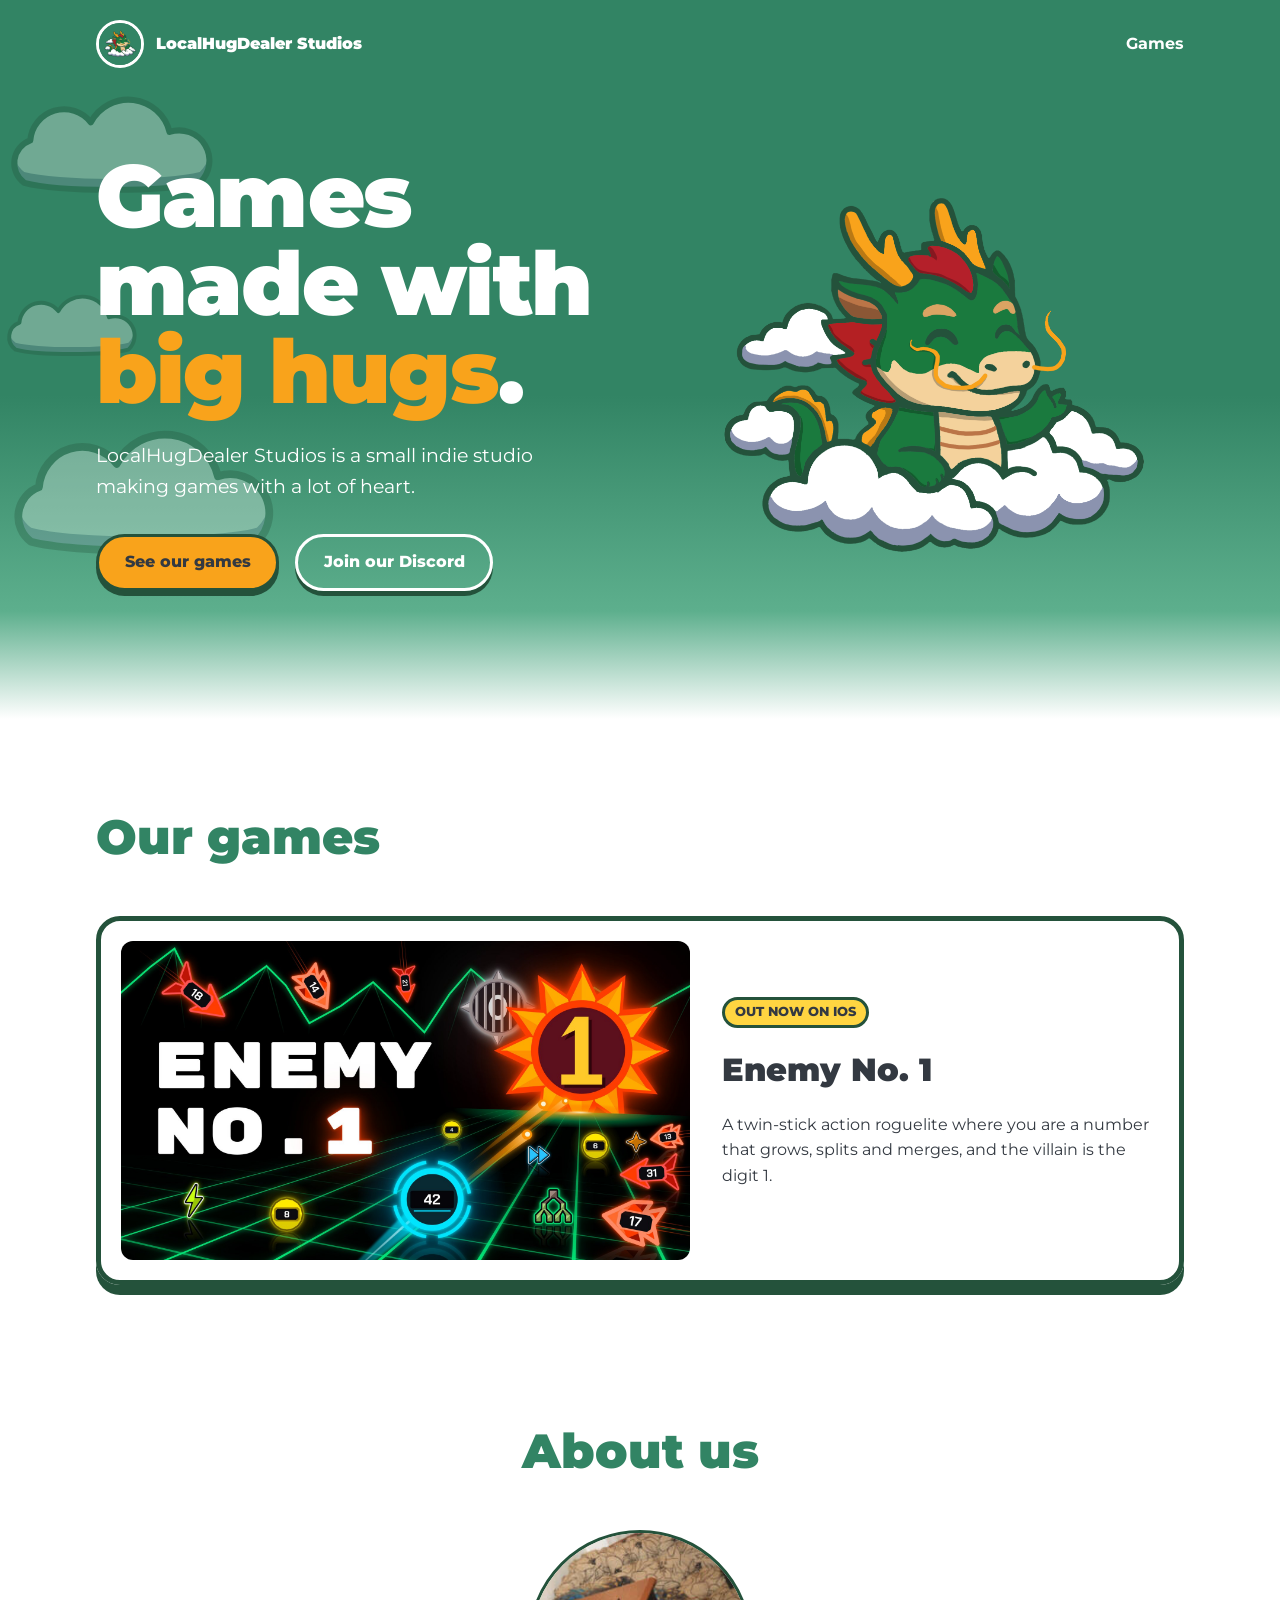
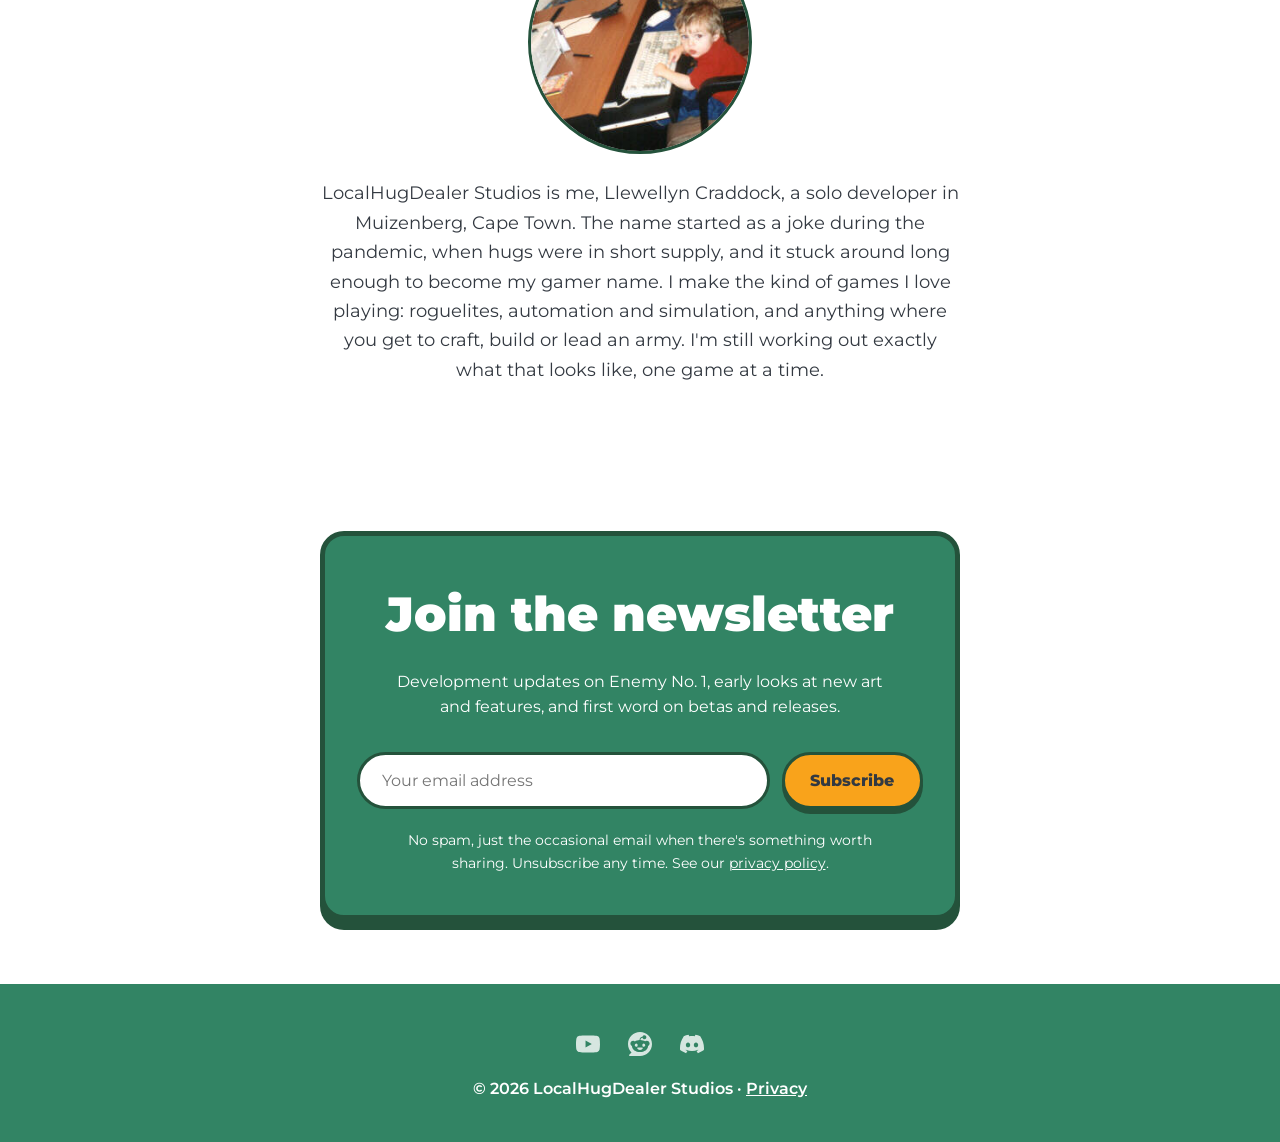
<file: index.html>
<!doctype html>
<html lang="en">
<head>
  <meta charset="utf-8">
  <meta name="viewport" content="width=device-width, initial-scale=1">
  <meta name="description" content="LocalHugDealer Studios is a small indie studio making games with a lot of heart.">
  <title>LocalHugDealer Studios</title>
  <!-- Link previewers need absolute URLs, so share tags use the custom domain from CNAME. -->
  <meta property="og:type" content="website">
  <meta property="og:site_name" content="LocalHugDealer Studios">
  <meta property="og:url" content="https://www.localhugdealer.com/">
  <meta property="og:title" content="LocalHugDealer Studios">
  <meta property="og:description" content="LocalHugDealer Studios is a small indie studio making games with a lot of heart.">
  <meta property="og:image" content="https://www.localhugdealer.com/assets/images/share-studio.jpg">
  <meta property="og:image:width" content="1200">
  <meta property="og:image:height" content="630">
  <meta property="og:image:alt" content="The LocalHugDealer dragon waving from a cloud beside the line Games made with big hugs">
  <meta name="twitter:card" content="summary_large_image">
  <meta name="twitter:image" content="https://www.localhugdealer.com/assets/images/share-studio.jpg">
  <link rel="icon" type="image/svg+xml" href="assets/images/logo/favicon.svg">
  <link rel="stylesheet" href="assets/css/base.css">
  <style>
    /* Variant D: C's nav, headline and game card on B's green hero, which fades into white. */
    body {
      overflow-x: hidden;
    }

    .hero {
      position: relative;
      background: linear-gradient(180deg, var(--green) 55%, var(--mint) 85%, var(--white) 100%);
      color: var(--white);
      padding-bottom: calc(5vw + 2rem);
    }

    /* Faint clouds drifting behind the hero content. */
    .sky {
      position: absolute;
      inset: 0;
      overflow: hidden;
    }

    .sky .cloud {
      left: 0;
      opacity: 0.3;
      animation: drift linear infinite;
    }

    nav,
    .hero-inner {
      position: relative;
      z-index: 1;
      max-width: 72rem;
      margin: 0 auto;
    }

    nav {
      display: flex;
      align-items: center;
      gap: 0.75rem;
      padding: 1.25rem 2rem;
      font-weight: 900;
    }

    nav img {
      width: 3rem;
      border: 3px solid var(--white);
      border-radius: 50%;
    }

    nav a {
      margin-left: auto;
      font-weight: 700;
      text-decoration: none;
    }

    nav a:hover {
      color: var(--cream);
    }

    .hero-inner {
      display: grid;
      grid-template-columns: 1.1fr 1fr;
      align-items: center;
      gap: 2rem;
      padding: 2rem 2rem 0;
    }

    .hero h1 {
      margin: 0 0 1.5rem;
      font-size: clamp(2.75rem, 7vw, 5.5rem);
      font-weight: 900;
      line-height: 1;
      letter-spacing: -0.02em;
    }

    .hero h1 em {
      font-style: normal;
      color: var(--amber);
    }

    .hero p {
      margin: 0 0 2rem;
      font-size: 1.2rem;
      max-width: 30rem;
    }

    .hero-actions {
      display: flex;
      flex-wrap: wrap;
      gap: 1rem;
    }

    .hero .btn {
      background: var(--amber);
      color: var(--ink);
    }

    /* Outlined so the amber button stays the main call to action. */
    .hero .btn-secondary {
      border-color: var(--white);
      background: transparent;
      color: var(--white);
    }

    .hero-logo {
      animation: bob 6s ease-in-out infinite;
    }

    section {
      max-width: 72rem;
      margin: 0 auto;
      padding: 4rem 2rem;
    }

    h2 {
      margin: 0 0 2.5rem;
      font-size: clamp(2rem, 5vw, 3rem);
      font-weight: 900;
      color: var(--green);
    }

    #games {
      padding-top: calc(5vw + 1rem);
    }

    .polaroid {
      display: grid;
      grid-template-columns: 1.3fr 1fr;
      gap: 2rem;
      align-items: center;
      padding: 1.25rem;
      color: var(--ink);
      border: 5px solid var(--green-deep);
      border-radius: 1.5rem;
      box-shadow: 0 10px 0 var(--green-deep);
      text-decoration: none;
      transition: transform 0.2s;
    }

    .polaroid:hover {
      transform: rotate(-1.5deg) translateY(-4px) scale(1.01);
    }

    .polaroid-art {
      width: 100%;
      aspect-ratio: 16 / 9;
      object-fit: cover;
      border-radius: 0.75rem;
      background: var(--ink);
    }

    .polaroid h3 {
      margin: 0 0 0.5rem;
      font-size: 2rem;
      font-weight: 900;
    }

    .tag {
      display: inline-block;
      margin-bottom: 1rem;
      padding: 0.2em 0.8em;
      border: 3px solid var(--green-deep);
      border-radius: 999px;
      background: var(--yellow);
      font-size: 0.8rem;
      font-weight: 800;
      text-transform: uppercase;
    }

    .about {
      max-width: 44rem;
      text-align: center;
      font-size: 1.15rem;
    }

    .about-hero {
      display: block;
      width: 14rem;
      aspect-ratio: 1;
      margin: 0 auto 1.5rem;
      object-fit: cover;
      object-position: 75% center;
      border: 3px solid var(--green-deep);
      border-radius: 50%;
    }

    .newsletter {
      max-width: 44rem;
    }

    .newsletter-card {
      padding: 2.5rem 2rem;
      text-align: center;
      color: var(--white);
      background: var(--green);
      border: 5px solid var(--green-deep);
      border-radius: 1.5rem;
      box-shadow: 0 10px 0 var(--green-deep);
    }

    .newsletter-card h2 {
      margin-bottom: 1rem;
      color: var(--white);
    }

    .newsletter-card > p {
      margin: 0 auto;
      max-width: 32rem;
    }

    /* A plain POST to Kit, so the page loads no third-party script or cookies. */
    .newsletter-form {
      display: flex;
      flex-wrap: wrap;
      justify-content: center;
      gap: 0.75rem;
      margin: 2rem 0 1.25rem;
    }

    .newsletter-form input {
      flex: 1 1 16rem;
      padding: 0.8em 1.4em;
      border: 3px solid var(--green-deep);
      border-radius: 999px;
      background: var(--white);
      color: var(--ink);
      font: inherit;
    }

    .newsletter-form input:focus {
      outline: 3px solid var(--yellow);
      outline-offset: 2px;
    }

    .newsletter-card .btn {
      background: var(--amber);
      color: var(--ink);
      font: inherit;
      font-weight: 800;
      cursor: pointer;
    }

    .newsletter-card .newsletter-note {
      font-size: 0.9rem;
    }

    /* Kit redirects to #check-inbox after a signup and to #subscribed after the
       confirmation link, so :target shows the matching popup without any script. */
    .popup {
      position: fixed;
      inset: 0;
      z-index: 10;
      display: none;
      place-items: center;
      padding: 1.5rem;
      background: color-mix(in srgb, var(--ink) 70%, transparent);
    }

    .popup:target {
      display: grid;
    }

    .popup .newsletter-card {
      max-width: 30rem;
    }

    .popup .btn {
      margin-top: 1.5rem;
    }

    footer {
      background: var(--green);
      color: var(--white);
      text-align: center;
      padding: 2.5rem 1.5rem;
      font-weight: 600;
    }

    footer p {
      margin: 0.75rem 0 0;
    }

    @media (max-width: 760px) {
      .hero-inner,
      .polaroid { grid-template-columns: 1fr; }
      .hero-inner { text-align: center; }
      .hero p { margin-inline: auto; }
    }
  </style>
</head>
<body>
  <header class="hero">
    <div class="sky" aria-hidden="true">
      <img class="cloud" src="assets/images/cloud.svg" alt="" style="top: 12%; width: 14rem; animation-duration: 80s; animation-delay: -15s">
      <img class="cloud" src="assets/images/cloud.svg" alt="" style="top: 40%; width: 9rem; animation-duration: 60s; animation-delay: -45s">
      <img class="cloud" src="assets/images/cloud.svg" alt="" style="top: 58%; width: 18rem; animation-duration: 100s; animation-delay: -70s">
    </div>

    <nav>
      <img src="assets/images/logo/Logo%20Green.png" alt="">
      LocalHugDealer Studios
      <a href="#games">Games</a>
    </nav>

    <div class="hero-inner">
      <div>
        <h1>Games made with <em>big hugs</em>.</h1>
        <p>LocalHugDealer Studios is a small indie studio making games with a lot of heart.</p>
        <div class="hero-actions">
          <a class="btn" href="#games">See our games</a>
          <a class="btn btn-secondary" href="https://discord.gg/bnQ6pyDz5p">Join our Discord</a>
        </div>
      </div>
      <img class="hero-logo" src="assets/images/logo/logo.png" alt="The LocalHugDealer dragon waving from a cloud">
    </div>

  </header>

  <main>
    <section id="games">
      <h2>Our games</h2>
      <a class="polaroid" href="games/enemy-no-1/index.html">
        <img class="polaroid-art" src="games/enemy-no-1/images/banner.jpg" alt="Enemy No. 1 banner: the title beside the burning Numero Uno starburst">
        <div>
          <span class="tag">Out now on iOS</span>
          <h3>Enemy No. 1</h3>
          <p>A twin-stick action roguelite where you are a number that grows, splits and merges, and the villain is the digit 1.</p>
        </div>
      </a>
    </section>

    <section class="about">
      <h2>About us</h2>
      <img class="about-hero" src="assets/images/about-hero.jpg" alt="A young Llewellyn at the family computer">
      <p>LocalHugDealer Studios is me, Llewellyn Craddock, a solo developer in Muizenberg, Cape Town. The name started as a joke during the pandemic, when hugs were in short supply, and it stuck around long enough to become my gamer name. I make the kind of games I love playing: roguelites, automation and simulation, and anything where you get to craft, build or lead an army. I'm still working out exactly what that looks like, one game at a time.</p>
    </section>

    <section class="newsletter" id="newsletter">
      <div class="newsletter-card">
        <h2>Join the newsletter</h2>
        <p>Development updates on Enemy No. 1, early looks at new art and features, and first word on betas and releases.</p>
        <form class="newsletter-form" action="https://app.kit.com/forms/10185136/subscriptions" method="post">
          <input type="email" name="email_address" placeholder="Your email address" aria-label="Your email address" autocomplete="email" required>
          <button class="btn" type="submit">Subscribe</button>
        </form>
        <p class="newsletter-note">No spam, just the occasional email when there's something worth sharing. Unsubscribe any time. See our <a href="privacy.html">privacy policy</a>.</p>
      </div>
    </section>
  </main>

  <footer>
    <ul class="socials">
      <li><a href="https://www.youtube.com/@LocalHugDealerStudios" aria-label="LocalHugDealer Studios on YouTube"><img src="assets/images/socials/youtube.svg" alt=""></a></li>
      <li><a href="https://www.reddit.com/r/LocalHugDealerStudios/" aria-label="LocalHugDealer Studios on Reddit"><img src="assets/images/socials/reddit.svg" alt=""></a></li>
      <li><a href="https://discord.gg/RxhEaucand" aria-label="LocalHugDealer Studios on Discord"><img src="assets/images/socials/discord.svg" alt=""></a></li>
    </ul>
    <p>&copy; 2026 LocalHugDealer Studios &middot; <a href="privacy.html">Privacy</a></p>
  </footer>

  <div class="popup" id="check-inbox" role="dialog" aria-labelledby="check-inbox-title">
    <div class="newsletter-card">
      <h2 id="check-inbox-title">Check your inbox</h2>
      <p>Almost there. I've sent you an email with a button to confirm your subscription. If it hasn't arrived in a few minutes, have a look in your spam folder.</p>
      <a class="btn" href="#newsletter">Got it</a>
    </div>
  </div>

  <div class="popup" id="subscribed" role="dialog" aria-labelledby="subscribed-title">
    <div class="newsletter-card">
      <h2 id="subscribed-title">You're subscribed</h2>
      <p>Thanks for confirming. You'll hear from me when there's news on Enemy No. 1, early looks at new art and features, and first word on betas and releases.</p>
      <a class="btn" href="#games">See our games</a>
    </div>
  </div>
</body>
</html>
</file>
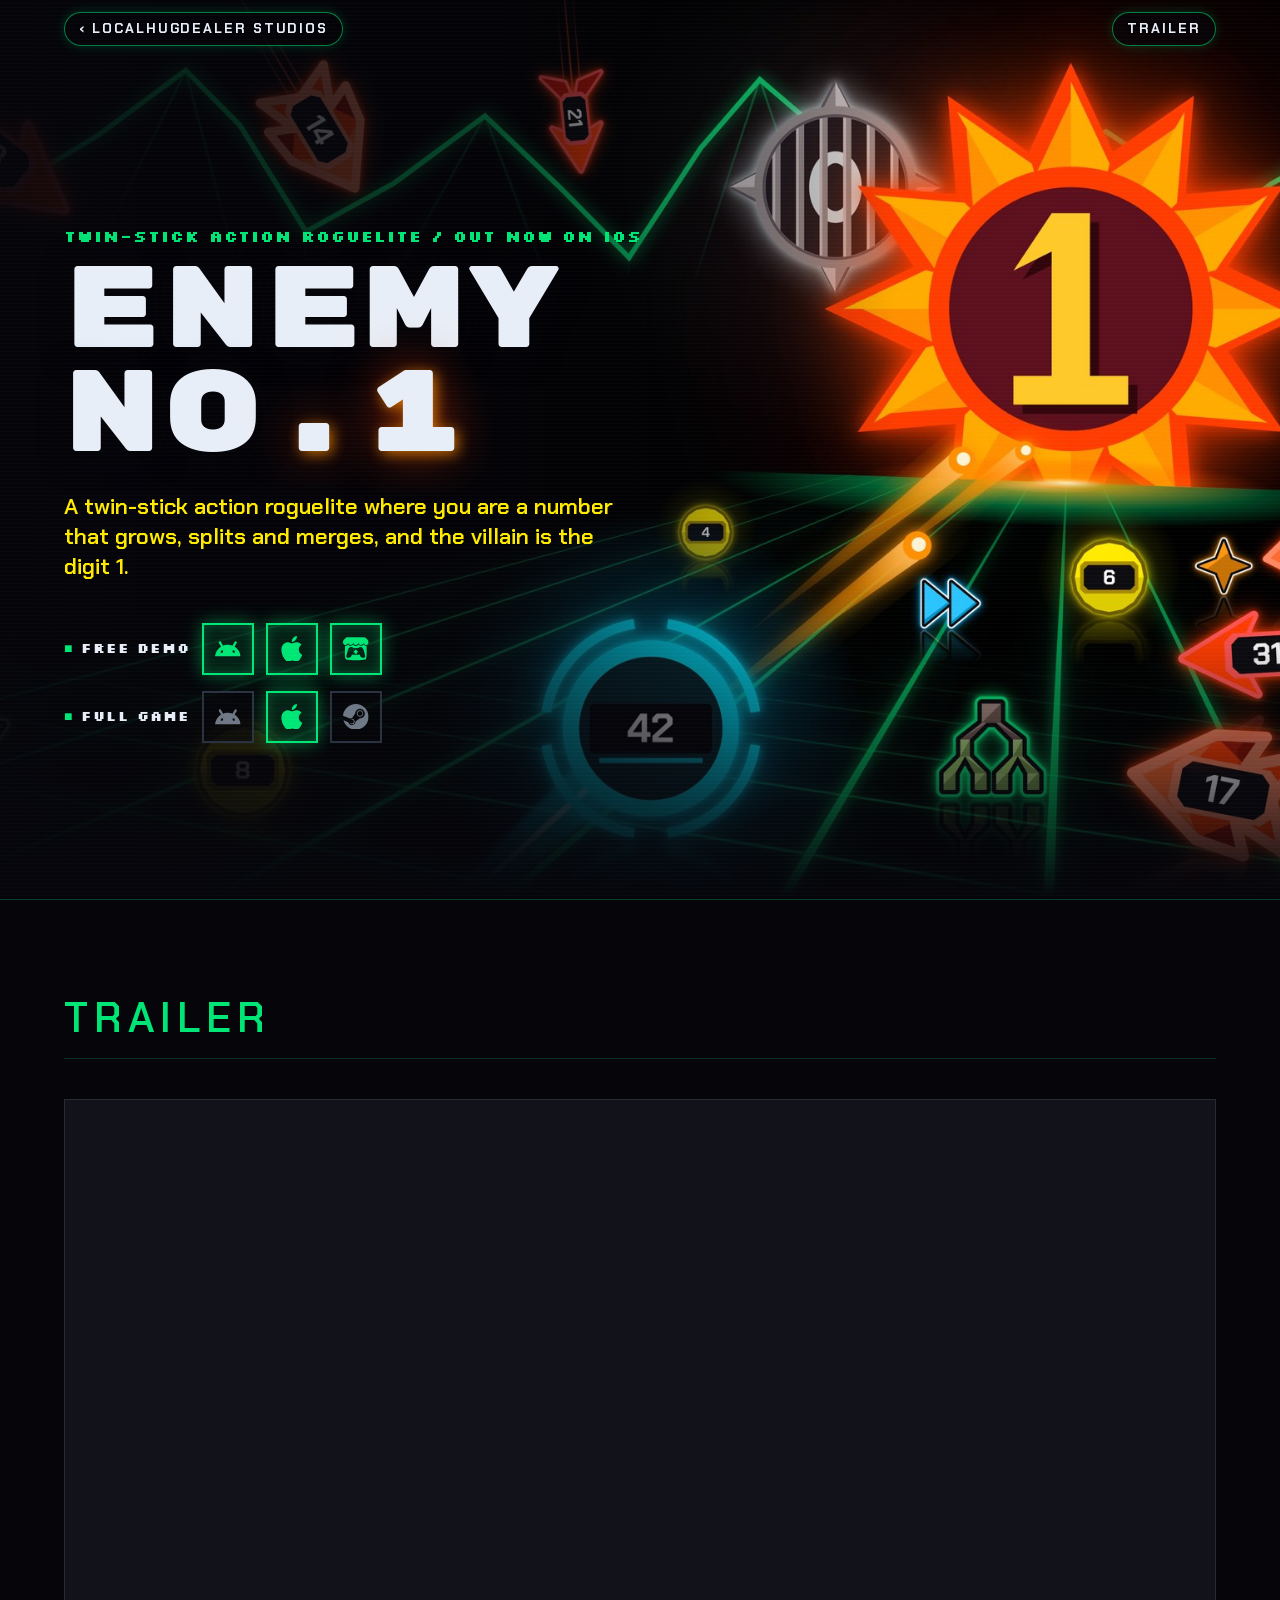
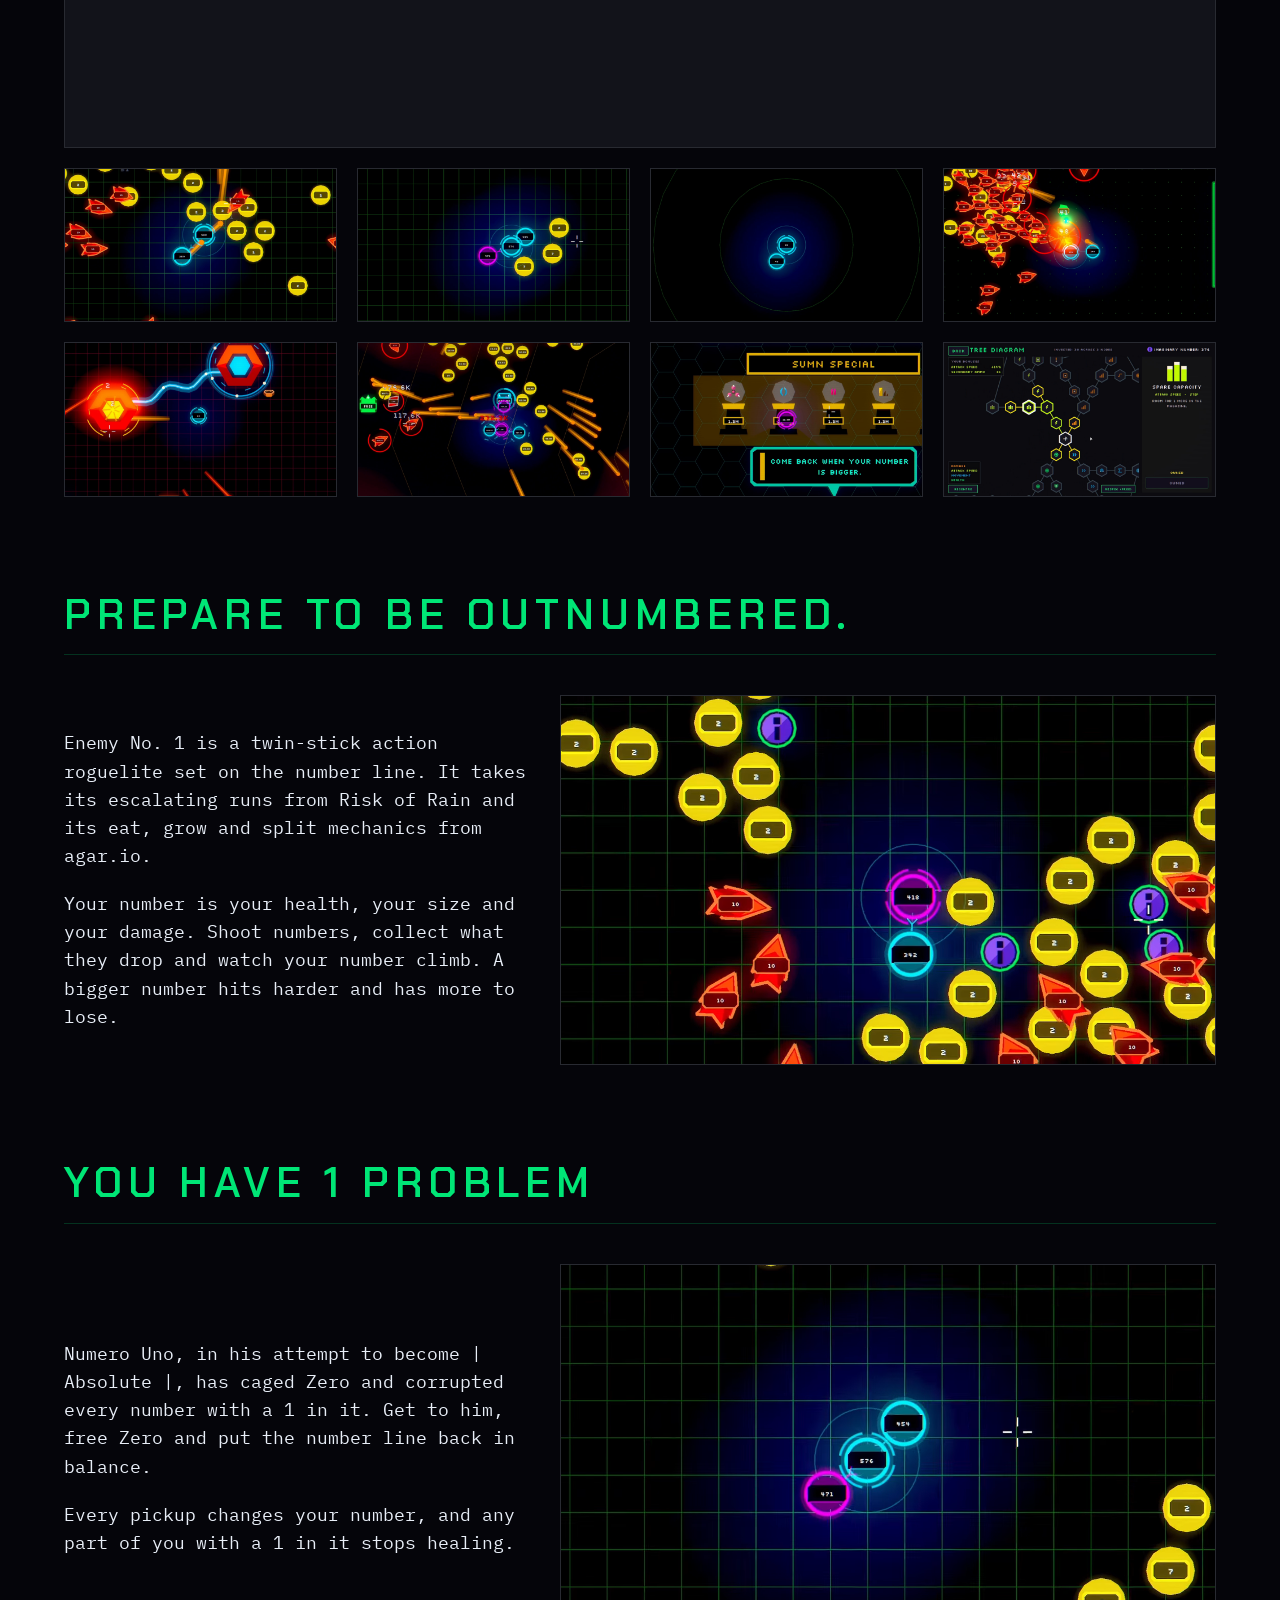
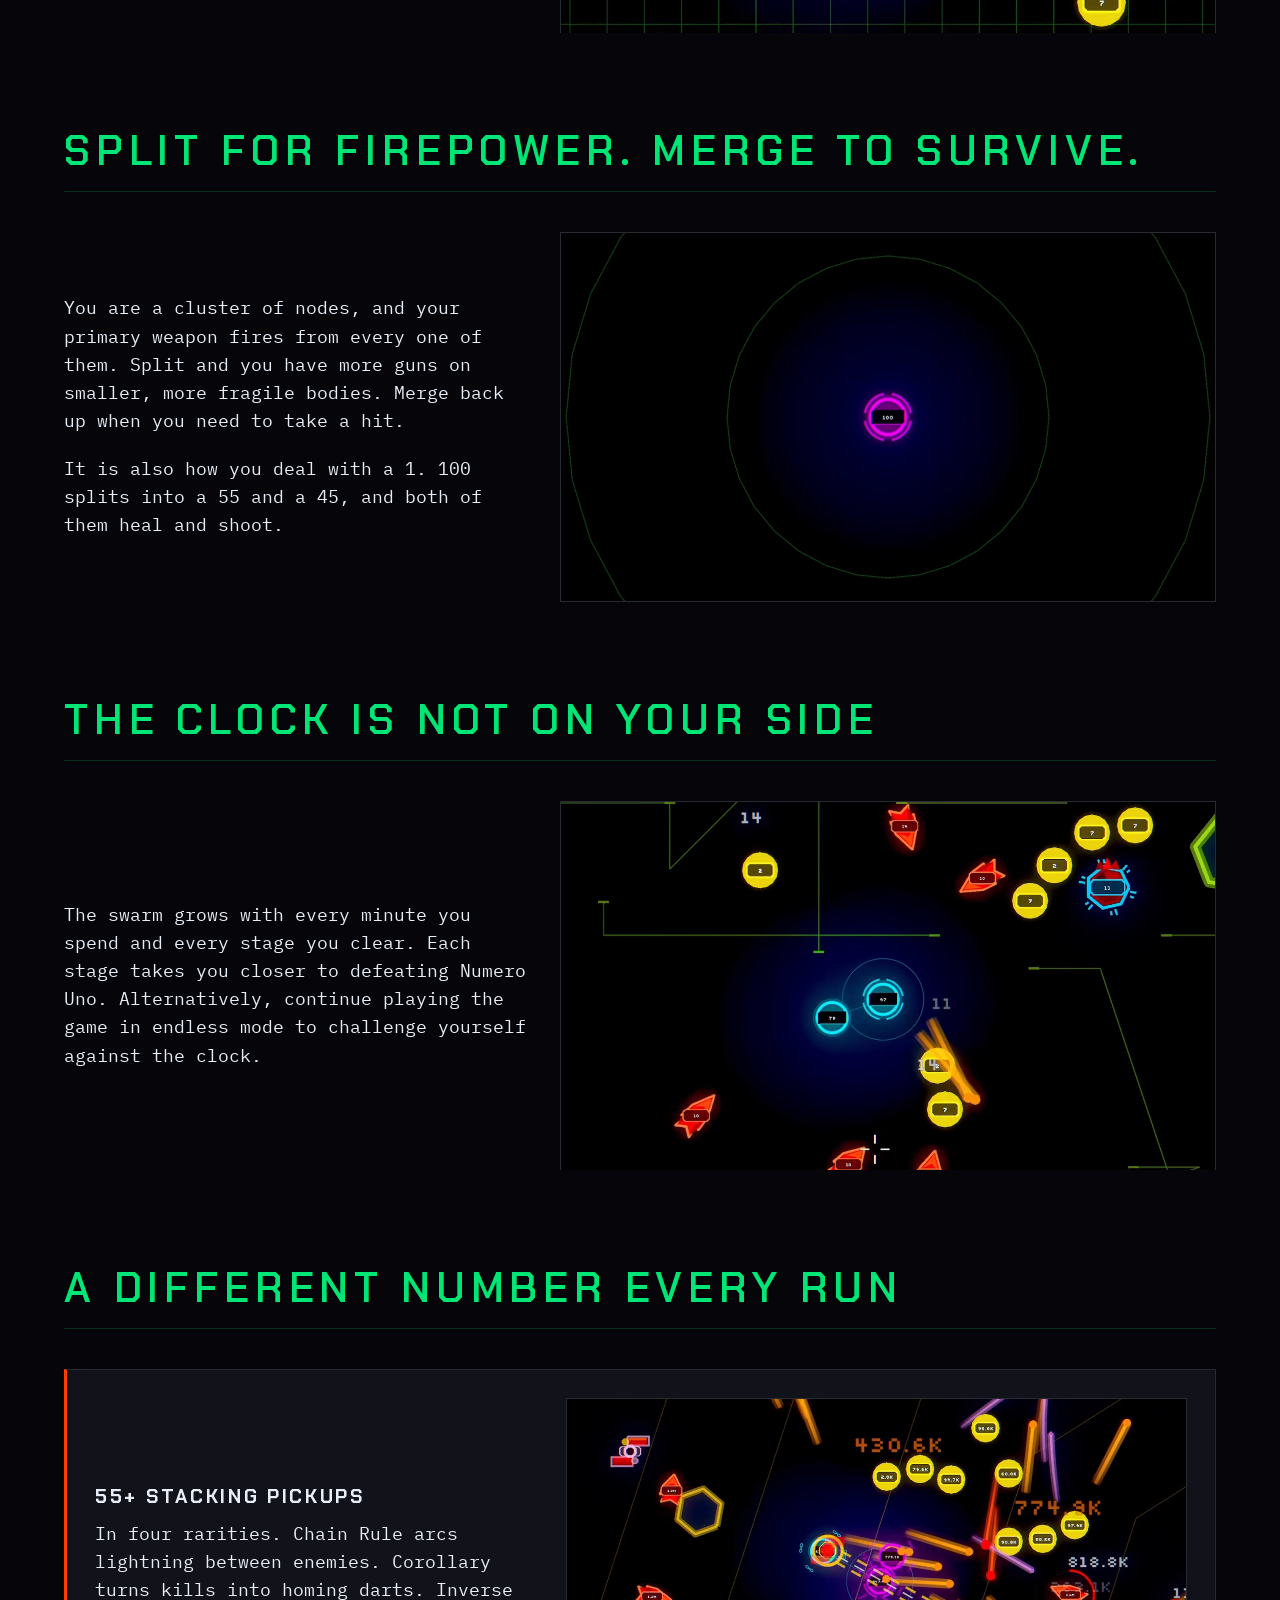
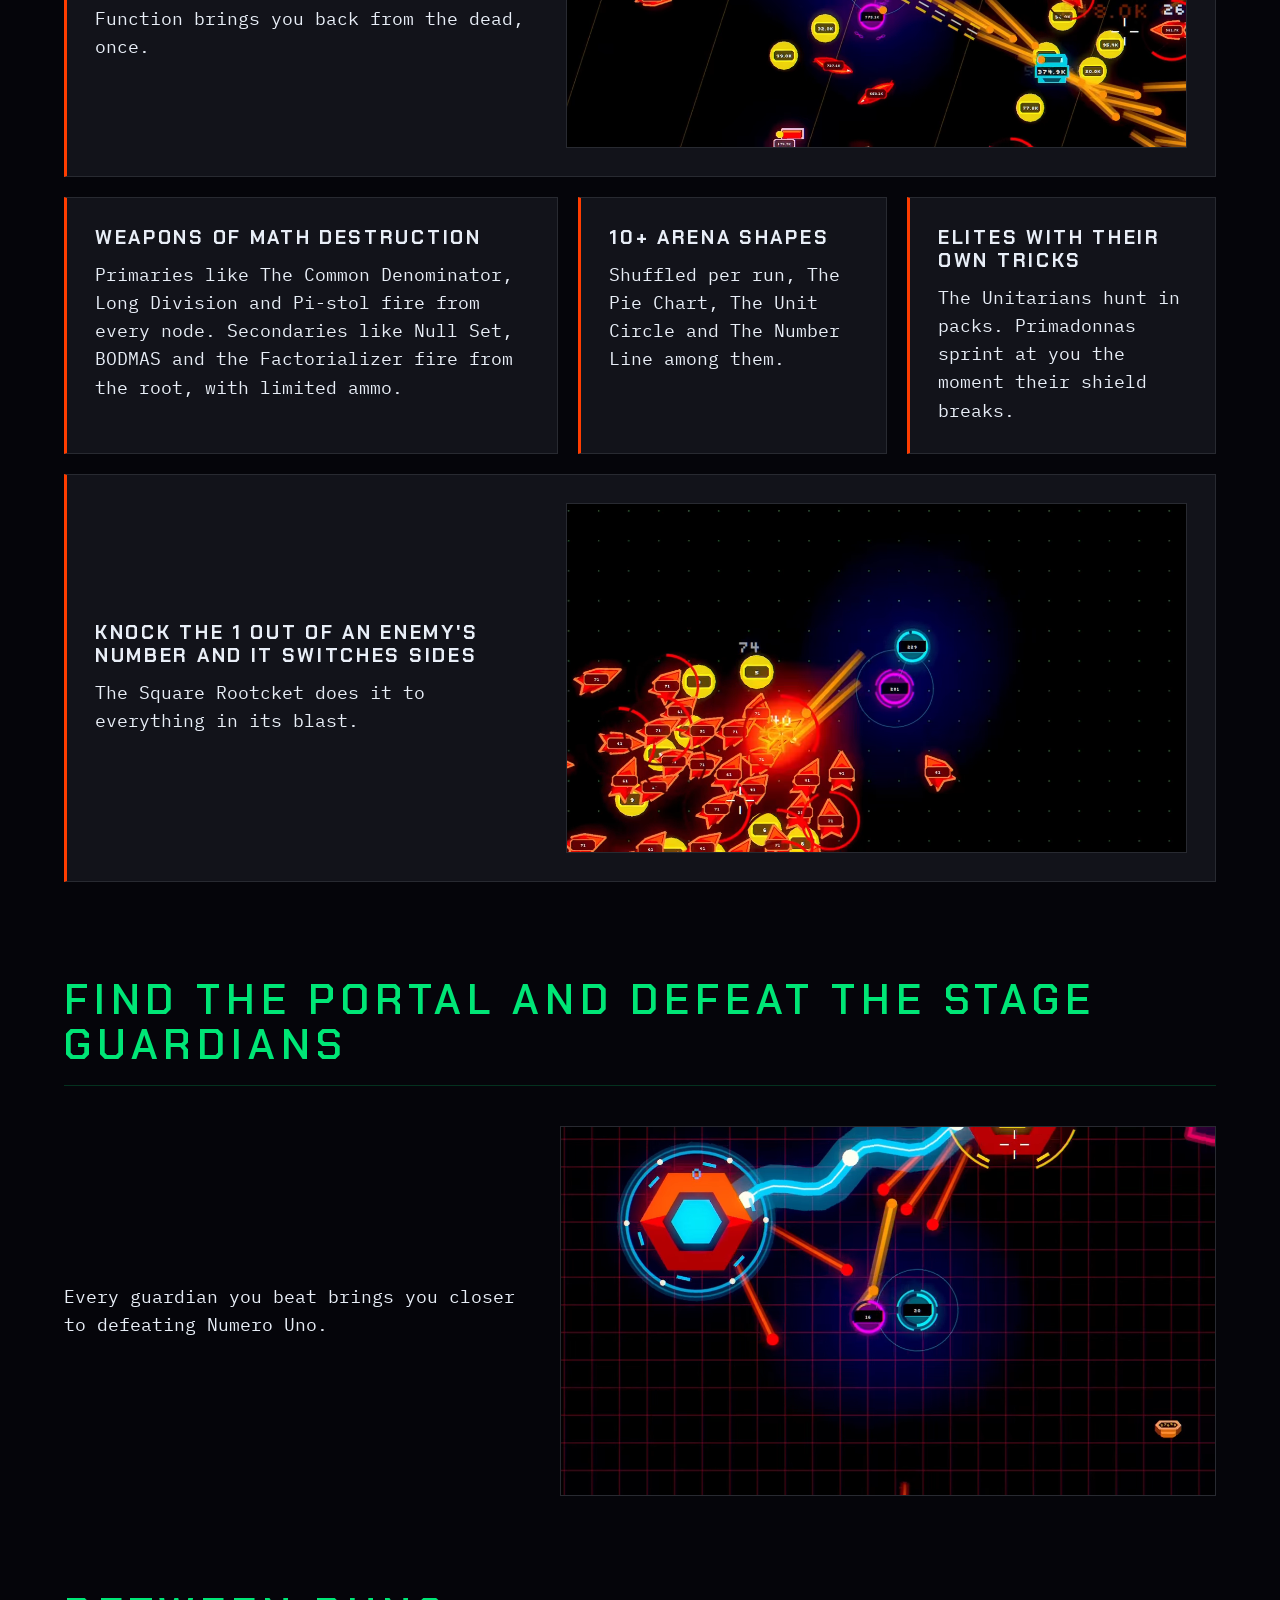
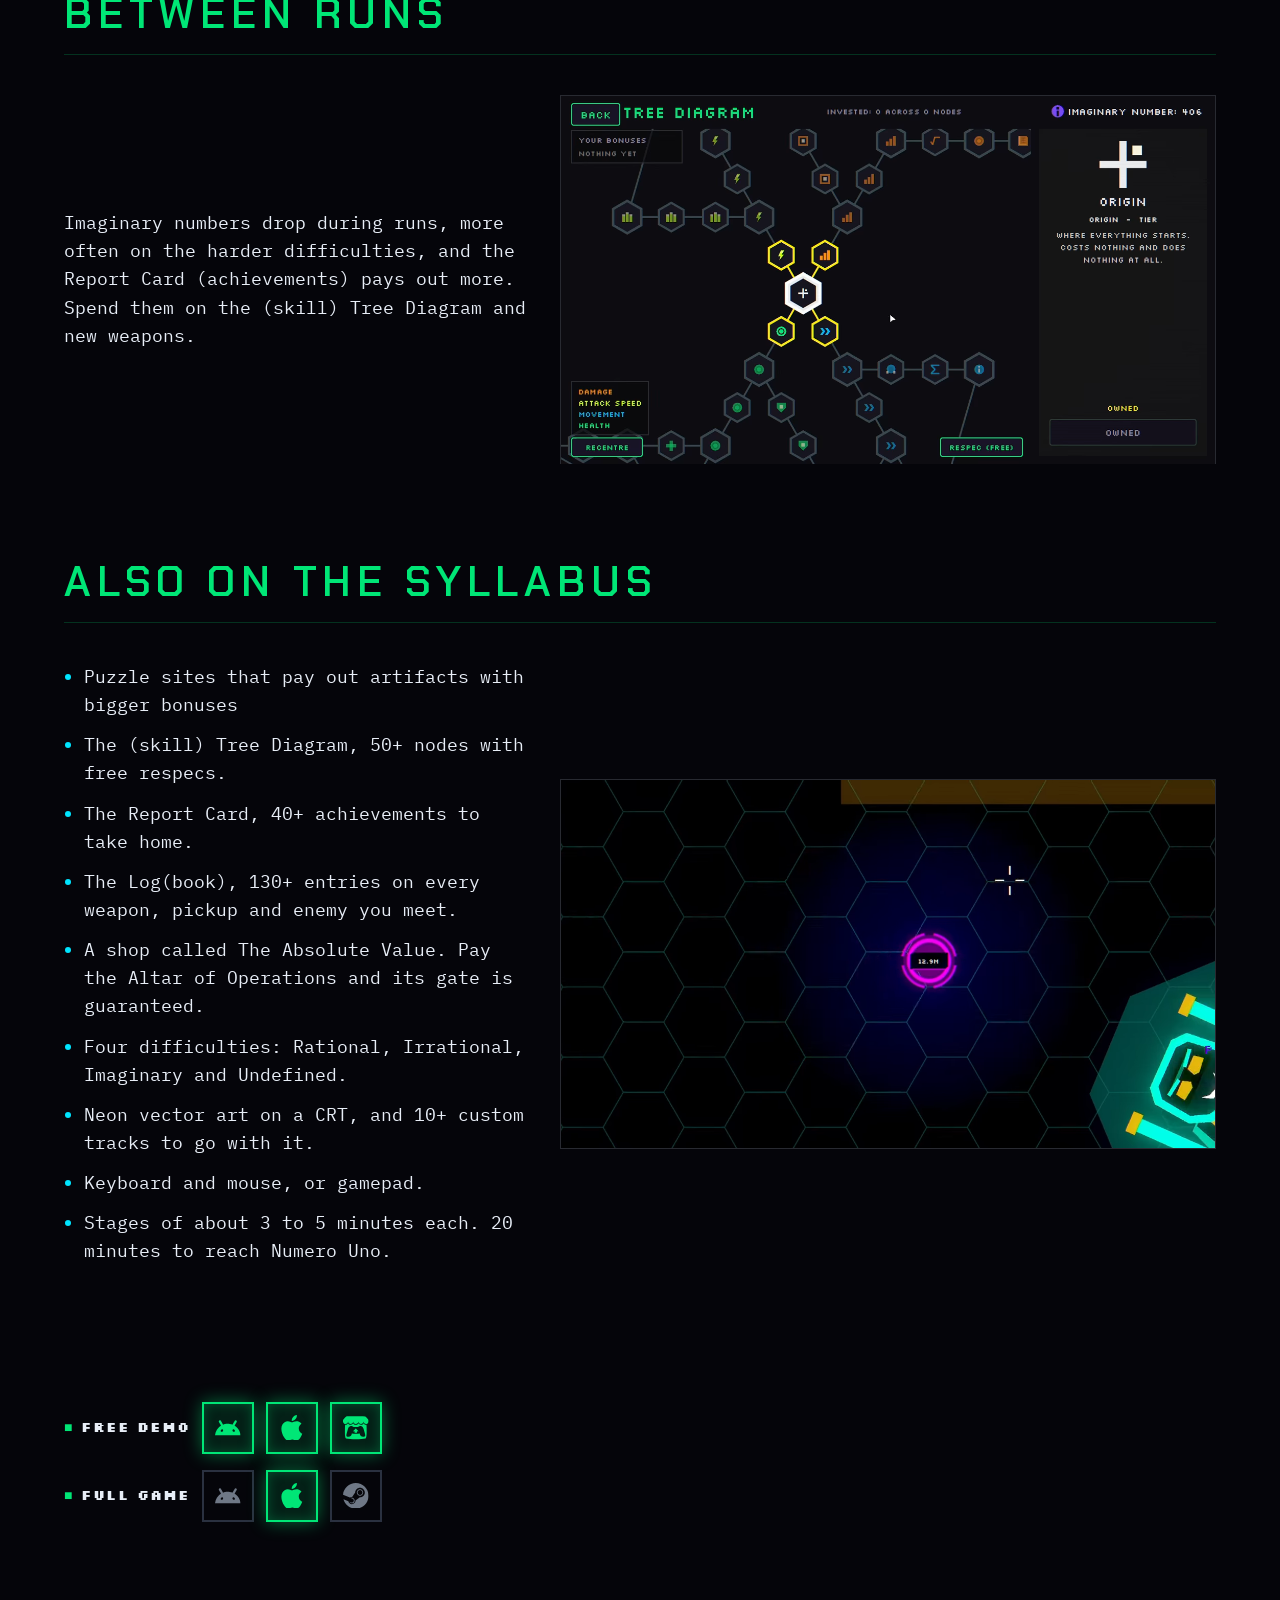
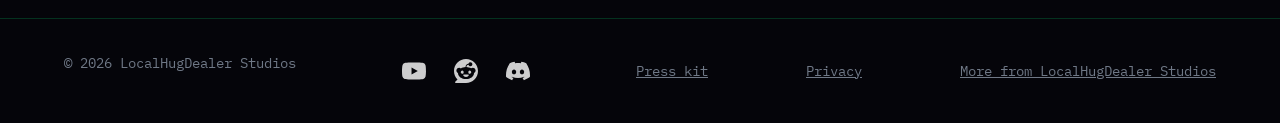
<file: games/enemy-no-1/index.html>
<!doctype html>
<html lang="en">
<head>
  <meta charset="utf-8">
  <meta name="viewport" content="width=device-width, initial-scale=1">
  <meta name="theme-color" content="#05050a">
  <meta name="description" content="A twin-stick action roguelite where you are a number that grows, splits and merges, and the villain is the digit 1.">
  <title>Enemy No. 1 | LocalHugDealer Studios</title>
  <!-- Link previewers need absolute URLs, so share tags use the custom domain from CNAME. -->
  <meta property="og:type" content="website">
  <meta property="og:site_name" content="LocalHugDealer Studios">
  <meta property="og:url" content="https://www.localhugdealer.com/games/enemy-no-1/">
  <meta property="og:title" content="Enemy No. 1">
  <meta property="og:description" content="A twin-stick action roguelite where you are a number that grows, splits and merges, and the villain is the digit 1.">
  <meta property="og:image" content="https://www.localhugdealer.com/games/enemy-no-1/images/share.jpg">
  <meta property="og:image:width" content="1200">
  <meta property="og:image:height" content="675">
  <meta property="og:image:alt" content="The Enemy No. 1 title beside the burning Numero Uno starburst, over a neon grid of numbered enemies">
  <meta name="twitter:card" content="summary_large_image">
  <meta name="twitter:image" content="https://www.localhugdealer.com/games/enemy-no-1/images/share.jpg">
  <link rel="icon" href="images/icon.png">
  <link rel="stylesheet" href="../../assets/css/base.css">
  <link rel="stylesheet" href="style.css">
</head>
<body>
  <!-- Store icons from Simple Icons (CC0). Inline symbols take the button colour through currentColor. -->
  <svg hidden>
    <symbol id="icon-android" viewBox="0 0 24 24"><path d="M18.4395 5.5586c-.675 1.1664-1.352 2.3318-2.0274 3.498-.0366-.0155-.0742-.0286-.1113-.043-1.8249-.6957-3.484-.8-4.42-.787-1.8551.0185-3.3544.4643-4.2597.8203-.084-.1494-1.7526-3.021-2.0215-3.4864a1.1451 1.1451 0 0 0-.1406-.1914c-.3312-.364-.9054-.4859-1.379-.203-.475.282-.7136.9361-.3886 1.5019 1.9466 3.3696-.0966-.2158 1.9473 3.3593.0172.031-.4946.2642-1.3926 1.0177C2.8987 12.176.452 14.772 0 18.9902h24c-.119-1.1108-.3686-2.099-.7461-3.0683-.7438-1.9118-1.8435-3.2928-2.7402-4.1836a12.1048 12.1048 0 0 0-2.1309-1.6875c.6594-1.122 1.312-2.2559 1.9649-3.3848.2077-.3615.1886-.7956-.0079-1.1191a1.1001 1.1001 0 0 0-.8515-.5332c-.5225-.0536-.9392.3128-1.0488.5449zm-.0391 8.461c.3944.5926.324 1.3306-.1563 1.6503-.4799.3197-1.188.0985-1.582-.4941-.3944-.5927-.324-1.3307.1563-1.6504.4727-.315 1.1812-.1086 1.582.4941zM7.207 13.5273c.4803.3197.5506 1.0577.1563 1.6504-.394.5926-1.1038.8138-1.584.4941-.48-.3197-.5503-1.0577-.1563-1.6504.4008-.6021 1.1087-.8106 1.584-.4941z"/></symbol>
    <symbol id="icon-apple" viewBox="0 0 24 24"><path d="M12.152 6.896c-.948 0-2.415-1.078-3.96-1.04-2.04.027-3.91 1.183-4.961 3.014-2.117 3.675-.546 9.103 1.519 12.09 1.013 1.454 2.208 3.09 3.792 3.039 1.52-.065 2.09-.987 3.935-.987 1.831 0 2.35.987 3.96.948 1.637-.026 2.676-1.48 3.676-2.948 1.156-1.688 1.636-3.325 1.662-3.415-.039-.013-3.182-1.221-3.22-4.857-.026-3.04 2.48-4.494 2.597-4.559-1.429-2.09-3.623-2.324-4.39-2.376-2-.156-3.675 1.09-4.61 1.09zM15.53 3.83c.843-1.012 1.4-2.427 1.245-3.83-1.207.052-2.662.805-3.532 1.818-.78.896-1.454 2.338-1.273 3.714 1.338.104 2.715-.688 3.559-1.701"/></symbol>
    <symbol id="icon-itch" viewBox="0 0 24 24"><path d="M3.13 1.338C2.08 1.96.02 4.328 0 4.95v1.03c0 1.303 1.22 2.45 2.325 2.45 1.33 0 2.436-1.102 2.436-2.41 0 1.308 1.07 2.41 2.4 2.41 1.328 0 2.362-1.102 2.362-2.41 0 1.308 1.137 2.41 2.466 2.41h.024c1.33 0 2.466-1.102 2.466-2.41 0 1.308 1.034 2.41 2.363 2.41 1.33 0 2.4-1.102 2.4-2.41 0 1.308 1.106 2.41 2.435 2.41C22.78 8.43 24 7.282 24 5.98V4.95c-.02-.62-2.082-2.99-3.13-3.612-3.253-.114-5.508-.134-8.87-.133-3.362 0-7.945.053-8.87.133zm6.376 6.477a2.74 2.74 0 0 1-.468.602c-.5.49-1.19.795-1.947.795a2.786 2.786 0 0 1-1.95-.795c-.182-.178-.32-.37-.446-.59-.127.222-.303.412-.486.59a2.788 2.788 0 0 1-1.95.795c-.092 0-.187-.025-.264-.052-.107 1.113-.152 2.176-.168 2.95v.005l-.006 1.167c.02 2.334-.23 7.564 1.03 8.85 1.952.454 5.545.662 9.15.663 3.605 0 7.198-.21 9.15-.664 1.26-1.284 1.01-6.514 1.03-8.848l-.006-1.167v-.004c-.016-.775-.06-1.838-.168-2.95-.077.026-.172.052-.263.052a2.788 2.788 0 0 1-1.95-.795c-.184-.178-.36-.368-.486-.59-.127.22-.265.412-.447.59a2.786 2.786 0 0 1-1.95.794c-.76 0-1.446-.303-1.948-.793a2.74 2.74 0 0 1-.468-.602 2.738 2.738 0 0 1-.463.602 2.787 2.787 0 0 1-1.95.794h-.16a2.787 2.787 0 0 1-1.95-.793 2.738 2.738 0 0 1-.464-.602zm-2.004 2.59v.002c.795.002 1.5 0 2.373.953.687-.072 1.406-.108 2.125-.107.72 0 1.438.035 2.125.107.873-.953 1.578-.95 2.372-.953.376 0 1.876 0 2.92 2.934l1.123 4.028c.832 2.995-.266 3.068-1.636 3.07-2.03-.075-3.156-1.55-3.156-3.025-1.124.184-2.436.276-3.748.277-1.312 0-2.624-.093-3.748-.277 0 1.475-1.125 2.95-3.156 3.026-1.37-.004-2.468-.077-1.636-3.072l1.122-4.027c1.045-2.934 2.545-2.934 2.92-2.934zM12 12.714c-.002.002-2.14 1.964-2.523 2.662l1.4-.056v1.22c0 .056.56.033 1.123.007.562.026 1.124.05 1.124-.008v-1.22l1.4.055C14.138 14.677 12 12.713 12 12.713z"/></symbol>
    <symbol id="icon-steam" viewBox="0 0 24 24"><path d="M11.979 0C5.678 0 .511 4.86.022 11.037l6.432 2.658c.545-.371 1.203-.59 1.912-.59.063 0 .125.004.188.006l2.861-4.142V8.91c0-2.495 2.028-4.524 4.524-4.524 2.494 0 4.524 2.031 4.524 4.527s-2.03 4.525-4.524 4.525h-.105l-4.076 2.911c0 .052.004.105.004.159 0 1.875-1.515 3.396-3.39 3.396-1.635 0-3.016-1.173-3.331-2.727L.436 15.27C1.862 20.307 6.486 24 11.979 24c6.627 0 11.999-5.373 11.999-12S18.605 0 11.979 0zM7.54 18.21l-1.473-.61c.262.543.714.999 1.314 1.25 1.297.539 2.793-.076 3.332-1.375.263-.63.264-1.319.005-1.949s-.75-1.121-1.377-1.383c-.624-.26-1.29-.249-1.878-.03l1.523.63c.956.4 1.409 1.5 1.009 2.455-.397.957-1.497 1.41-2.454 1.012H7.54zm11.415-9.303c0-1.662-1.353-3.015-3.015-3.015-1.665 0-3.015 1.353-3.015 3.015 0 1.665 1.35 3.015 3.015 3.015 1.663 0 3.015-1.35 3.015-3.015zm-5.273-.005c0-1.252 1.013-2.266 2.265-2.266 1.249 0 2.266 1.014 2.266 2.266 0 1.251-1.017 2.265-2.266 2.265-1.253 0-2.265-1.014-2.265-2.265z"/></symbol>
  </svg>
  <header class="hero">
    <div class="topbar">
      <div class="shell">
        <a href="../../index.html">&lsaquo; LocalHugDealer Studios</a>
        <a href="#trailer">Trailer</a>
      </div>
    </div>

    <img class="hero-art" src="images/key-art.jpg" alt="A cyan number on a neon grid faces red numbered enemies and the burning Numero Uno starburst">

    <div class="shell">
      <p class="kicker">Twin-stick action roguelite / Out now on iOS</p>
      <h1>Enemy<br>No<span>.1</span></h1>
      <p class="sub">A twin-stick action roguelite where you are a number that grows, splits and merges, and the villain is the digit 1.</p>
      <div class="actions">
        <p class="platforms">
          <span class="platforms-label">Free demo</span>
          <a class="store" href="https://play.google.com/store/apps/details?id=com.localhugdealerstudios.enemyno1demo" aria-label="Play the free demo on Android" title="Play the free demo on Android"><svg class="icon" aria-hidden="true"><use href="#icon-android"/></svg></a>
          <a class="store" href="https://apps.apple.com/us/app/enemy-no-1-demo/id6822797367" aria-label="Play the free demo on iOS" title="Play the free demo on iOS"><svg class="icon" aria-hidden="true"><use href="#icon-apple"/></svg></a>
          <a class="store" href="https://localhugdealer.itch.io/enemy-no-1" aria-label="Play the free demo on itch.io" title="Play the free demo on itch.io"><svg class="icon" aria-hidden="true"><use href="#icon-itch"/></svg></a>
        </p>
        <p class="platforms">
          <span class="platforms-label">Full game</span>
          <span class="store soon" role="img" aria-label="Android full game, coming soon" title="Android full game, coming soon"><svg class="icon" aria-hidden="true"><use href="#icon-android"/></svg></span>
          <a class="store" href="https://apps.apple.com/us/app/enemy-no-1/id6821021944" aria-label="Get the full game on iOS" title="Get the full game on iOS"><svg class="icon" aria-hidden="true"><use href="#icon-apple"/></svg></a>
          <span class="store soon" role="img" aria-label="Steam full game, coming soon" title="Steam full game, coming soon"><svg class="icon" aria-hidden="true"><use href="#icon-steam"/></svg></span>
        </p>
      </div>
    </div>
  </header>

  <main class="shell">
    <!-- Media follows the Steam layout: trailer, then screenshots in the Store Page Brief's order. -->
    <section id="trailer">
      <h2>Trailer</h2>
      <figure class="panel">
        <iframe src="https://www.youtube-nocookie.com/embed/8zA_CIim3F4" title="Enemy No. 1 trailer" loading="lazy" allow="accelerometer; autoplay; clipboard-write; encrypted-media; gyroscope; picture-in-picture; web-share" referrerpolicy="strict-origin-when-cross-origin" allowfullscreen></iframe>
      </figure>
      <div class="grid grid-4">
        <figure class="panel"><img src="images/screenshots/enemy-no-1-screenshot-01.jpg" alt="A cyan cluster firing from every node into a red swarm" loading="lazy"></figure>
        <figure class="panel"><img src="images/screenshots/enemy-no-1-screenshot-02.jpg" alt="The root in Laser Orchid with a 1 in its number" loading="lazy"></figure>
        <figure class="panel"><img src="images/screenshots/enemy-no-1-screenshot-03.jpg" alt="The same cluster just after a divide" loading="lazy"></figure>
        <figure class="panel"><img src="images/screenshots/enemy-no-1-screenshot-04.jpg" alt="A Square Rootcket blast converting enemies" loading="lazy"></figure>
        <figure class="panel"><img src="images/screenshots/enemy-no-1-screenshot-05.jpg" alt="A guardian fight with its mechanic visible" loading="lazy"></figure>
        <figure class="panel"><img src="images/screenshots/enemy-no-1-screenshot-06.jpg" alt="A full HUD late in a run" loading="lazy"></figure>
        <figure class="panel"><img src="images/screenshots/enemy-no-1-screenshot-07.jpg" alt="The Absolute Value shop" loading="lazy"></figure>
        <figure class="panel"><img src="images/screenshots/enemy-no-1-screenshot-08.jpg" alt="A distinctive arena shape, zoomed out" loading="lazy"></figure>
      </div>
    </section>

    <!-- Copy mirrors the About This Game body in the Store Page Brief. Edit it there first. -->
    <section id="about" class="story">
      <h2>Prepare to be outnumbered.</h2>
      <div class="copy">
        <p>Enemy No. 1 is a twin-stick action roguelite set on the number line. It takes its escalating runs from Risk of Rain and its eat, grow and split mechanics from agar.io.</p>
        <p>Your number is your health, your size and your damage. Shoot numbers, collect what they drop and watch your number climb. A bigger number hits harder and has more to lose.</p>
      </div>
      <figure class="panel">
        <video class="clip" muted loop playsinline preload="none" poster="gifs/enemy-no-1-clip-01-outnumbered-poster.jpg" aria-label="The cluster sweeping up drops, its number ticking up and its body swelling">
          <source src="gifs/enemy-no-1-clip-01-outnumbered.webm" type="video/webm">
          <source src="gifs/enemy-no-1-clip-01-outnumbered.mp4" type="video/mp4">
        </video>
      </figure>
    </section>

    <section id="problem" class="story">
      <h2>You have 1 problem</h2>
      <div class="copy">
        <p>Numero Uno, in his attempt to become | Absolute |, has caged Zero and corrupted every number with a 1 in it. Get to him, free Zero and put the number line back in balance.</p>
        <p>Every pickup changes your number, and any part of you with a 1 in it stops healing.</p>
      </div>
      <figure class="panel">
        <video class="clip" muted loop playsinline preload="none" poster="gifs/enemy-no-1-clip-02-one-problem-poster.jpg" aria-label="A pickup tips a node onto a number with a 1, it goes orchid and stops healing, then the next pickup knocks the 1 back out">
          <source src="gifs/enemy-no-1-clip-02-one-problem.webm" type="video/webm">
          <source src="gifs/enemy-no-1-clip-02-one-problem.mp4" type="video/mp4">
        </video>
      </figure>
    </section>

    <section id="split" class="story">
      <h2>Split for firepower. Merge to survive.</h2>
      <div class="copy">
        <p>You are a cluster of nodes, and your primary weapon fires from every one of them. Split and you have more guns on smaller, more fragile bodies. Merge back up when you need to take a hit.</p>
        <p>It is also how you deal with a 1. 100 splits into a 55 and a 45, and both of them heal and shoot.</p>
      </div>
      <figure class="panel">
        <video class="clip" muted loop playsinline preload="none" poster="gifs/enemy-no-1-clip-03-split-merge-poster.jpg" aria-label="An orchid 100 divides into a cyan 55 and 45, the cluster fans out firing from every node, then merges back">
          <source src="gifs/enemy-no-1-clip-03-split-merge.webm" type="video/webm">
          <source src="gifs/enemy-no-1-clip-03-split-merge.mp4" type="video/mp4">
        </video>
      </figure>
    </section>

    <section id="clock" class="story">
      <h2>The clock is not on your side</h2>
      <div class="copy">
        <p>The swarm grows with every minute you spend and every stage you clear. Each stage takes you closer to defeating Numero Uno. Alternatively, continue playing the game in endless mode to challenge yourself against the clock.</p>
      </div>
      <figure class="panel">
        <video class="clip" muted loop playsinline preload="none" poster="gifs/enemy-no-1-clip-04-clock-poster.jpg" aria-label="One arena from early to late, sped up, the swarm thickening until the screen is full">
          <source src="gifs/enemy-no-1-clip-04-clock.webm" type="video/webm">
          <source src="gifs/enemy-no-1-clip-04-clock.mp4" type="video/mp4">
        </video>
      </figure>
    </section>

    <section id="runs">
      <h2>A different number every run</h2>
      <div class="grid grid-3">
        <article class="feature wide">
          <div class="copy">
            <h3>55+ stacking pickups</h3>
            <p>In four rarities. Chain Rule arcs lightning between enemies. Corollary turns kills into homing darts. Inverse Function brings you back from the dead, once.</p>
          </div>
          <figure class="panel">
            <video class="clip" muted loop playsinline preload="none" poster="gifs/enemy-no-1-clip-06-build-poster.jpg" aria-label="A late run build going off, Chain Rule lightning, Corollary darts, a full HUD icon bar">
              <source src="gifs/enemy-no-1-clip-06-build.webm" type="video/webm">
              <source src="gifs/enemy-no-1-clip-06-build.mp4" type="video/mp4">
            </video>
          </figure>
        </article>
        <article class="feature">
          <h3>Weapons of Math Destruction</h3>
          <p>Primaries like The Common Denominator, Long Division and <span class="nowrap">Pi-stol</span> fire from every node. Secondaries like Null Set, BODMAS and the Factorializer fire from the root, with limited ammo.</p>
        </article>
        <article class="feature">
          <h3>10+ arena shapes</h3>
          <p>Shuffled per run, The Pie Chart, The Unit Circle and The Number Line among them.</p>
        </article>
        <article class="feature">
          <h3>Elites with their own tricks</h3>
          <p>The Unitarians hunt in packs. Primadonnas sprint at you the moment their shield breaks.</p>
        </article>
        <article class="feature wide">
          <div class="copy">
            <h3>Knock the 1 out of an enemy's number and it switches sides</h3>
            <p>The Square Rootcket does it to everything in its blast.</p>
          </div>
          <figure class="panel">
            <video class="clip" muted loop playsinline preload="none" poster="gifs/enemy-no-1-clip-07-switches-sides-poster.jpg" aria-label="A Square Rootcket blast, enemies coming out green and turning on the swarm">
              <source src="gifs/enemy-no-1-clip-07-switches-sides.webm" type="video/webm">
              <source src="gifs/enemy-no-1-clip-07-switches-sides.mp4" type="video/mp4">
            </video>
          </figure>
        </article>
      </div>
    </section>

    <section id="guardians" class="story">
      <h2>Find the portal and defeat the stage guardians</h2>
      <div class="copy">
        <p>Every guardian you beat brings you closer to defeating Numero Uno.</p>
      </div>
      <figure class="panel">
        <video class="clip" muted loop playsinline preload="none" poster="gifs/enemy-no-1-clip-05-twin-primes-poster.jpg" aria-label="Twin Primes on their tether, kill one and the other goes berserk">
          <source src="gifs/enemy-no-1-clip-05-twin-primes.webm" type="video/webm">
          <source src="gifs/enemy-no-1-clip-05-twin-primes.mp4" type="video/mp4">
        </video>
      </figure>
    </section>

    <section id="between-runs" class="story">
      <h2>Between runs</h2>
      <div class="copy">
        <p>Imaginary numbers drop during runs, more often on the harder difficulties, and the Report Card (achievements) pays out more. Spend them on the (skill) Tree Diagram and new weapons.</p>
      </div>
      <figure class="panel">
        <video class="clip" muted loop playsinline preload="none" poster="gifs/enemy-no-1-clip-09-tree-diagram-poster.jpg" aria-label="The Tree Diagram">
          <source src="gifs/enemy-no-1-clip-09-tree-diagram.webm" type="video/webm">
          <source src="gifs/enemy-no-1-clip-09-tree-diagram.mp4" type="video/mp4">
        </video>
      </figure>
    </section>

    <section id="syllabus" class="story">
      <h2>Also on the syllabus</h2>
      <ul class="list copy">
        <li>Puzzle sites that pay out artifacts with bigger bonuses</li>
        <li>The (skill) Tree Diagram, 50+ nodes with free respecs.</li>
        <li>The Report Card, 40+ achievements to take home.</li>
        <li>The Log(book), 130+ entries on every weapon, pickup and enemy you meet.</li>
        <li>A shop called The Absolute Value. Pay the Altar of Operations and its gate is guaranteed.</li>
        <li>Four difficulties: Rational, Irrational, Imaginary and Undefined.</li>
        <li>Neon vector art on a CRT, and 10+ custom tracks to go with it.</li>
        <li>Keyboard and mouse, or gamepad.</li>
        <li>Stages of about 3 to 5 minutes each. 20 minutes to reach Numero Uno.</li>
      </ul>
      <figure class="panel">
        <video class="clip" muted loop playsinline preload="none" poster="gifs/enemy-no-1-clip-08-absolute-value-poster.jpg" aria-label="Walking up to the counter short and getting COME BACK WHEN YOUR NUMBER IS BIGGER">
          <source src="gifs/enemy-no-1-clip-08-absolute-value.webm" type="video/webm">
          <source src="gifs/enemy-no-1-clip-08-absolute-value.mp4" type="video/mp4">
        </video>
      </figure>
    </section>

    <section id="steam">
      <!-- Swap for the "Wishlist Enemy No. 1 on Steam" button (UTM tagged URL) once the Steam page is live. -->
      <div class="actions">
        <p class="platforms">
          <span class="platforms-label">Free demo</span>
          <a class="store" href="https://play.google.com/store/apps/details?id=com.localhugdealerstudios.enemyno1demo" aria-label="Play the free demo on Android" title="Play the free demo on Android"><svg class="icon" aria-hidden="true"><use href="#icon-android"/></svg></a>
          <a class="store" href="https://apps.apple.com/us/app/enemy-no-1-demo/id6822797367" aria-label="Play the free demo on iOS" title="Play the free demo on iOS"><svg class="icon" aria-hidden="true"><use href="#icon-apple"/></svg></a>
          <a class="store" href="https://localhugdealer.itch.io/enemy-no-1" aria-label="Play the free demo on itch.io" title="Play the free demo on itch.io"><svg class="icon" aria-hidden="true"><use href="#icon-itch"/></svg></a>
        </p>
        <p class="platforms">
          <span class="platforms-label">Full game</span>
          <span class="store soon" role="img" aria-label="Android full game, coming soon" title="Android full game, coming soon"><svg class="icon" aria-hidden="true"><use href="#icon-android"/></svg></span>
          <a class="store" href="https://apps.apple.com/us/app/enemy-no-1/id6821021944" aria-label="Get the full game on iOS" title="Get the full game on iOS"><svg class="icon" aria-hidden="true"><use href="#icon-apple"/></svg></a>
          <span class="store soon" role="img" aria-label="Steam full game, coming soon" title="Steam full game, coming soon"><svg class="icon" aria-hidden="true"><use href="#icon-steam"/></svg></span>
        </p>
      </div>
    </section>
  </main>

  <footer>
    <div class="shell">
      <span>&copy; 2026 LocalHugDealer Studios</span>
      <ul class="socials">
        <li><a href="https://www.youtube.com/@LocalHugDealerStudios" aria-label="LocalHugDealer Studios on YouTube"><img src="../../assets/images/socials/youtube.svg" alt=""></a></li>
        <li><a href="https://www.reddit.com/r/LocalHugDealerStudios/" aria-label="LocalHugDealer Studios on Reddit"><img src="../../assets/images/socials/reddit.svg" alt=""></a></li>
        <li><a href="https://discord.gg/RxhEaucand" aria-label="LocalHugDealer Studios on Discord"><img src="../../assets/images/socials/discord.svg" alt=""></a></li>
      </ul>
      <a href="press/index.html">Press kit</a>
      <a href="privacy/index.html">Privacy</a>
      <a href="../../index.html">More from LocalHugDealer Studios</a>
    </div>
  </footer>

  <script src="clips.js"></script>
</body>
</html>
</file>
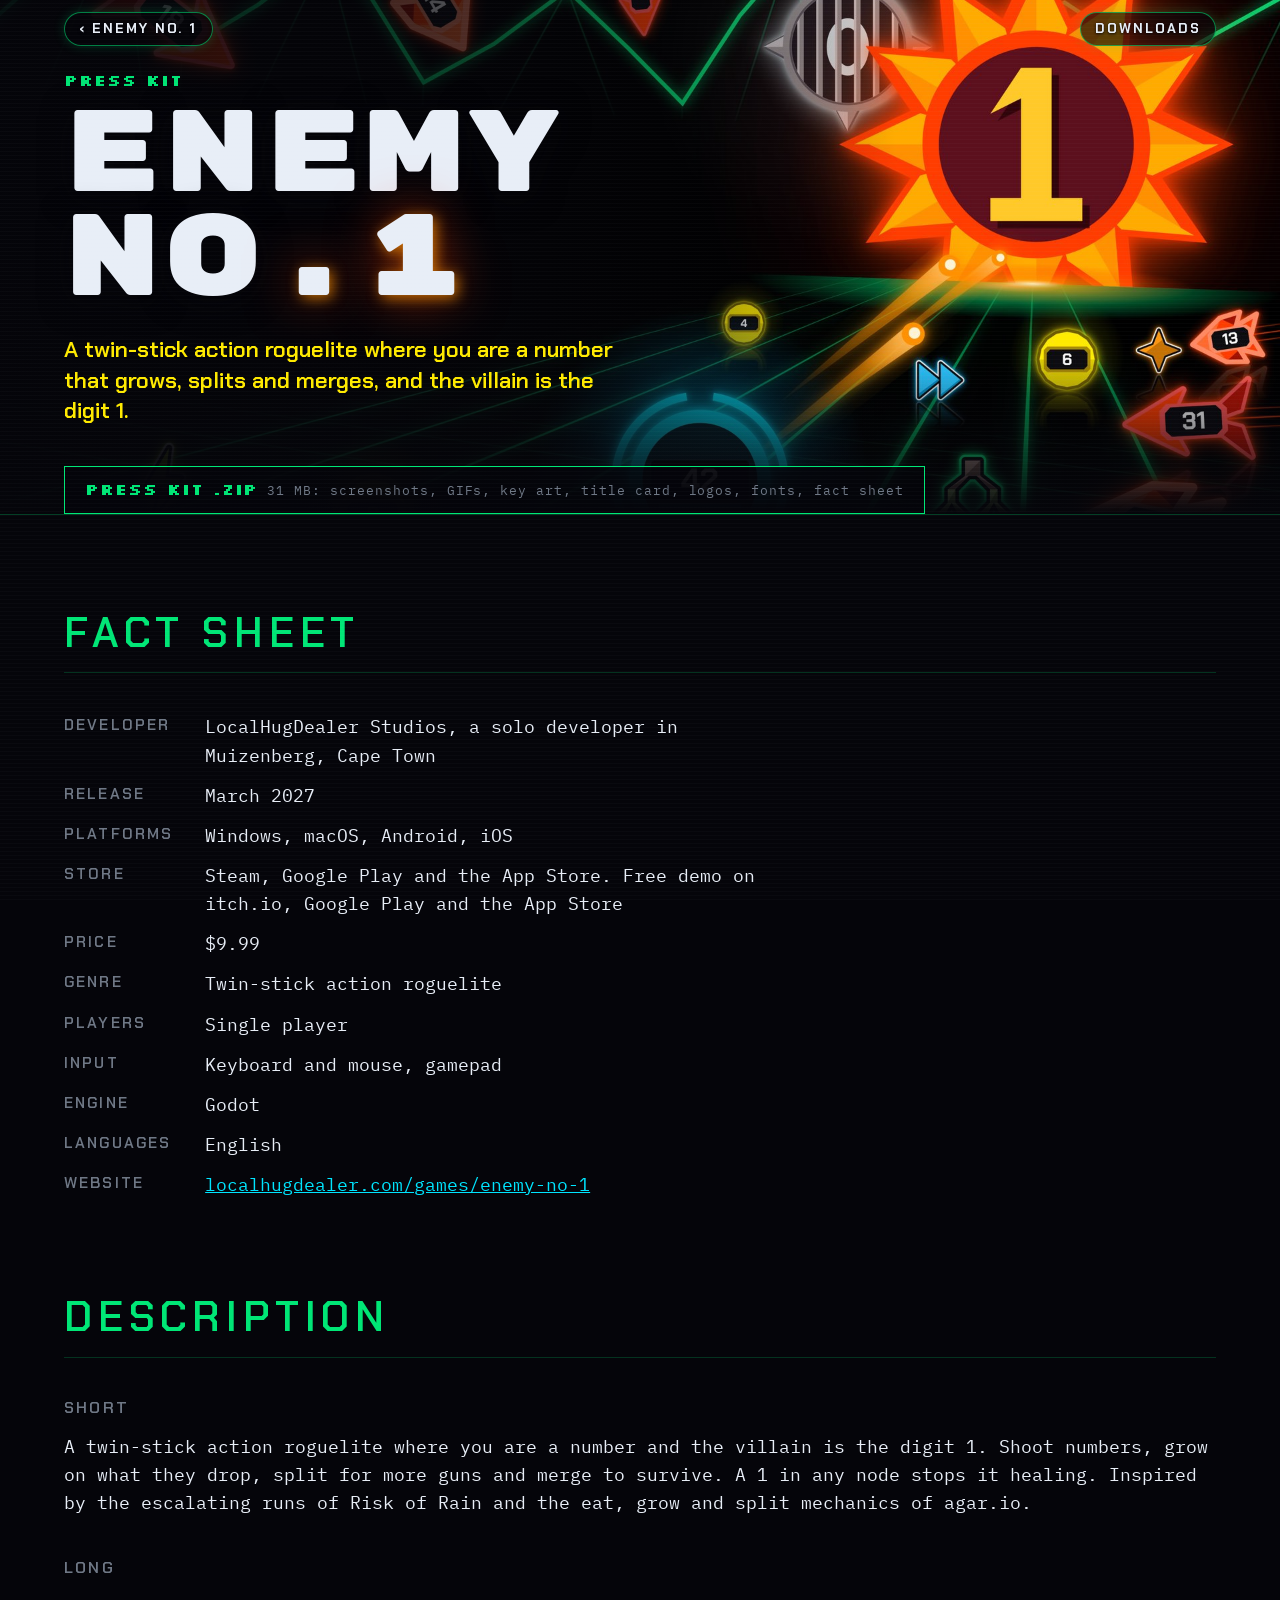
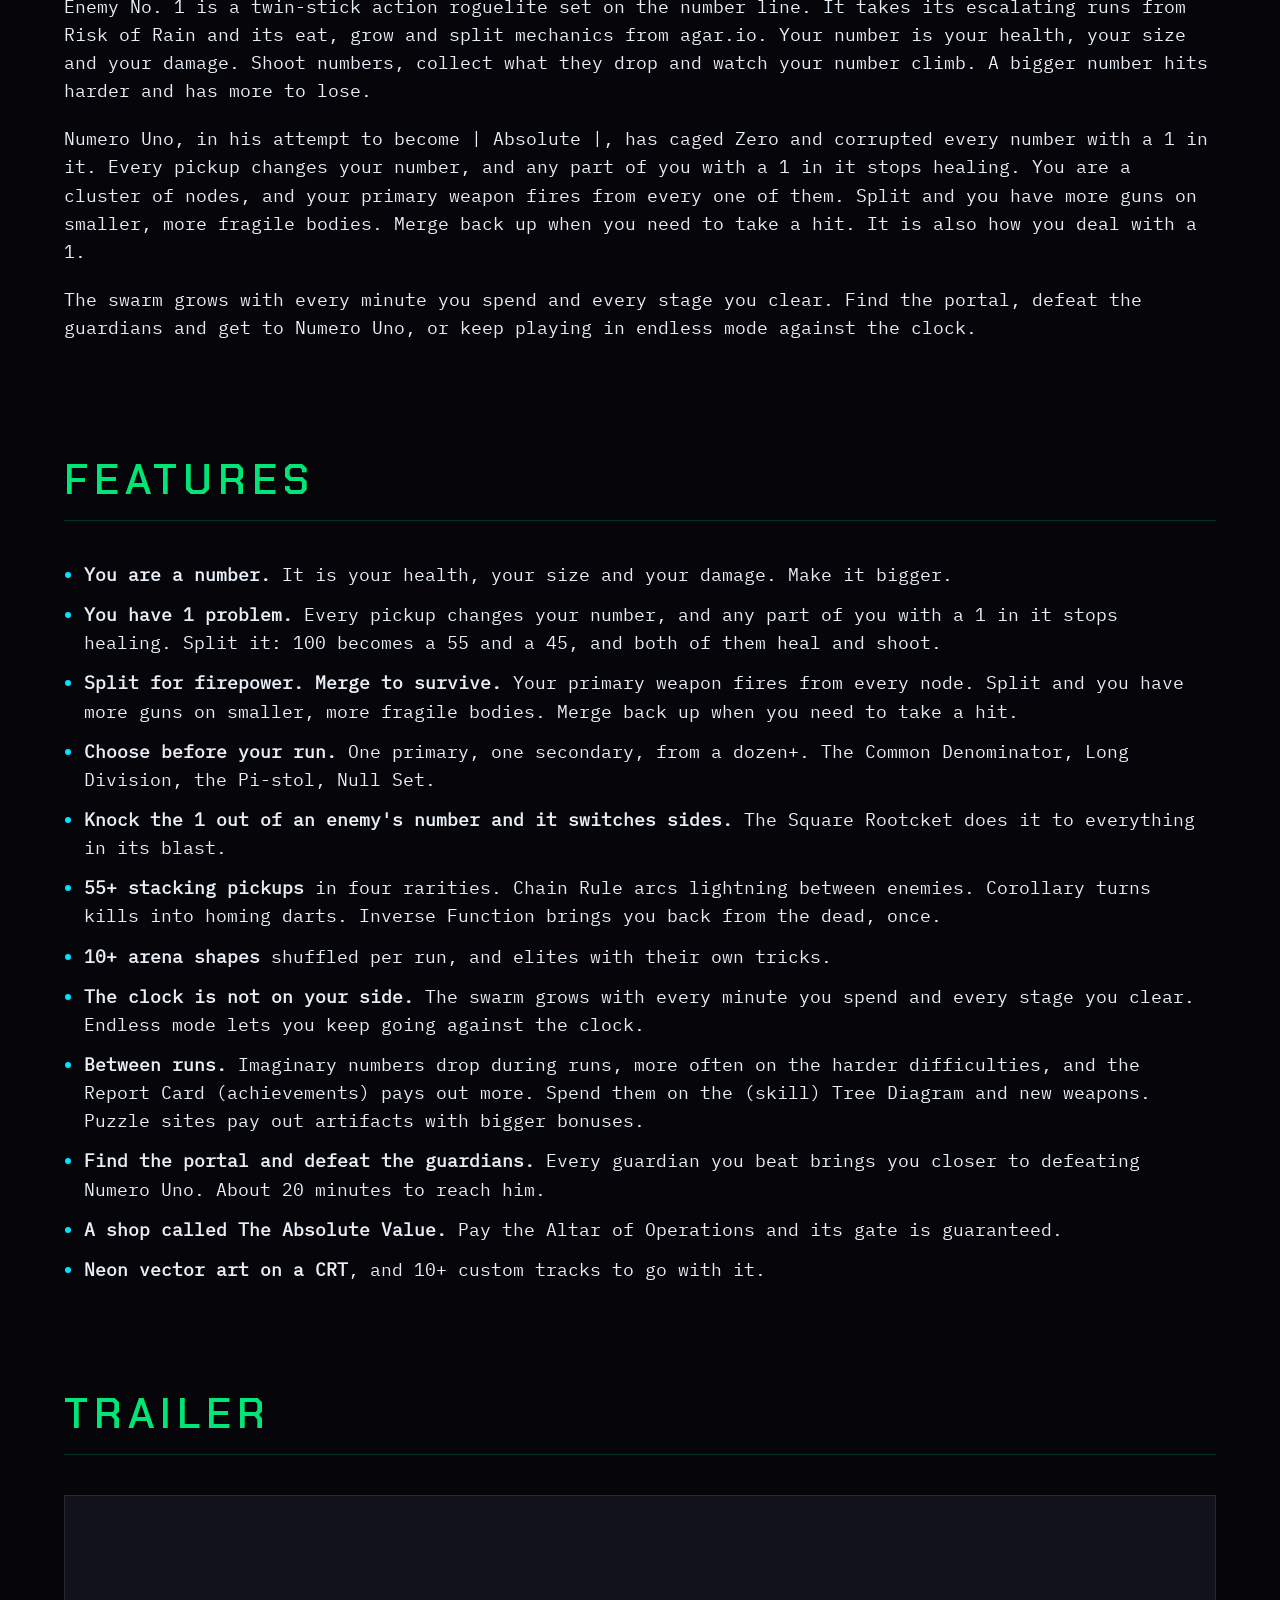
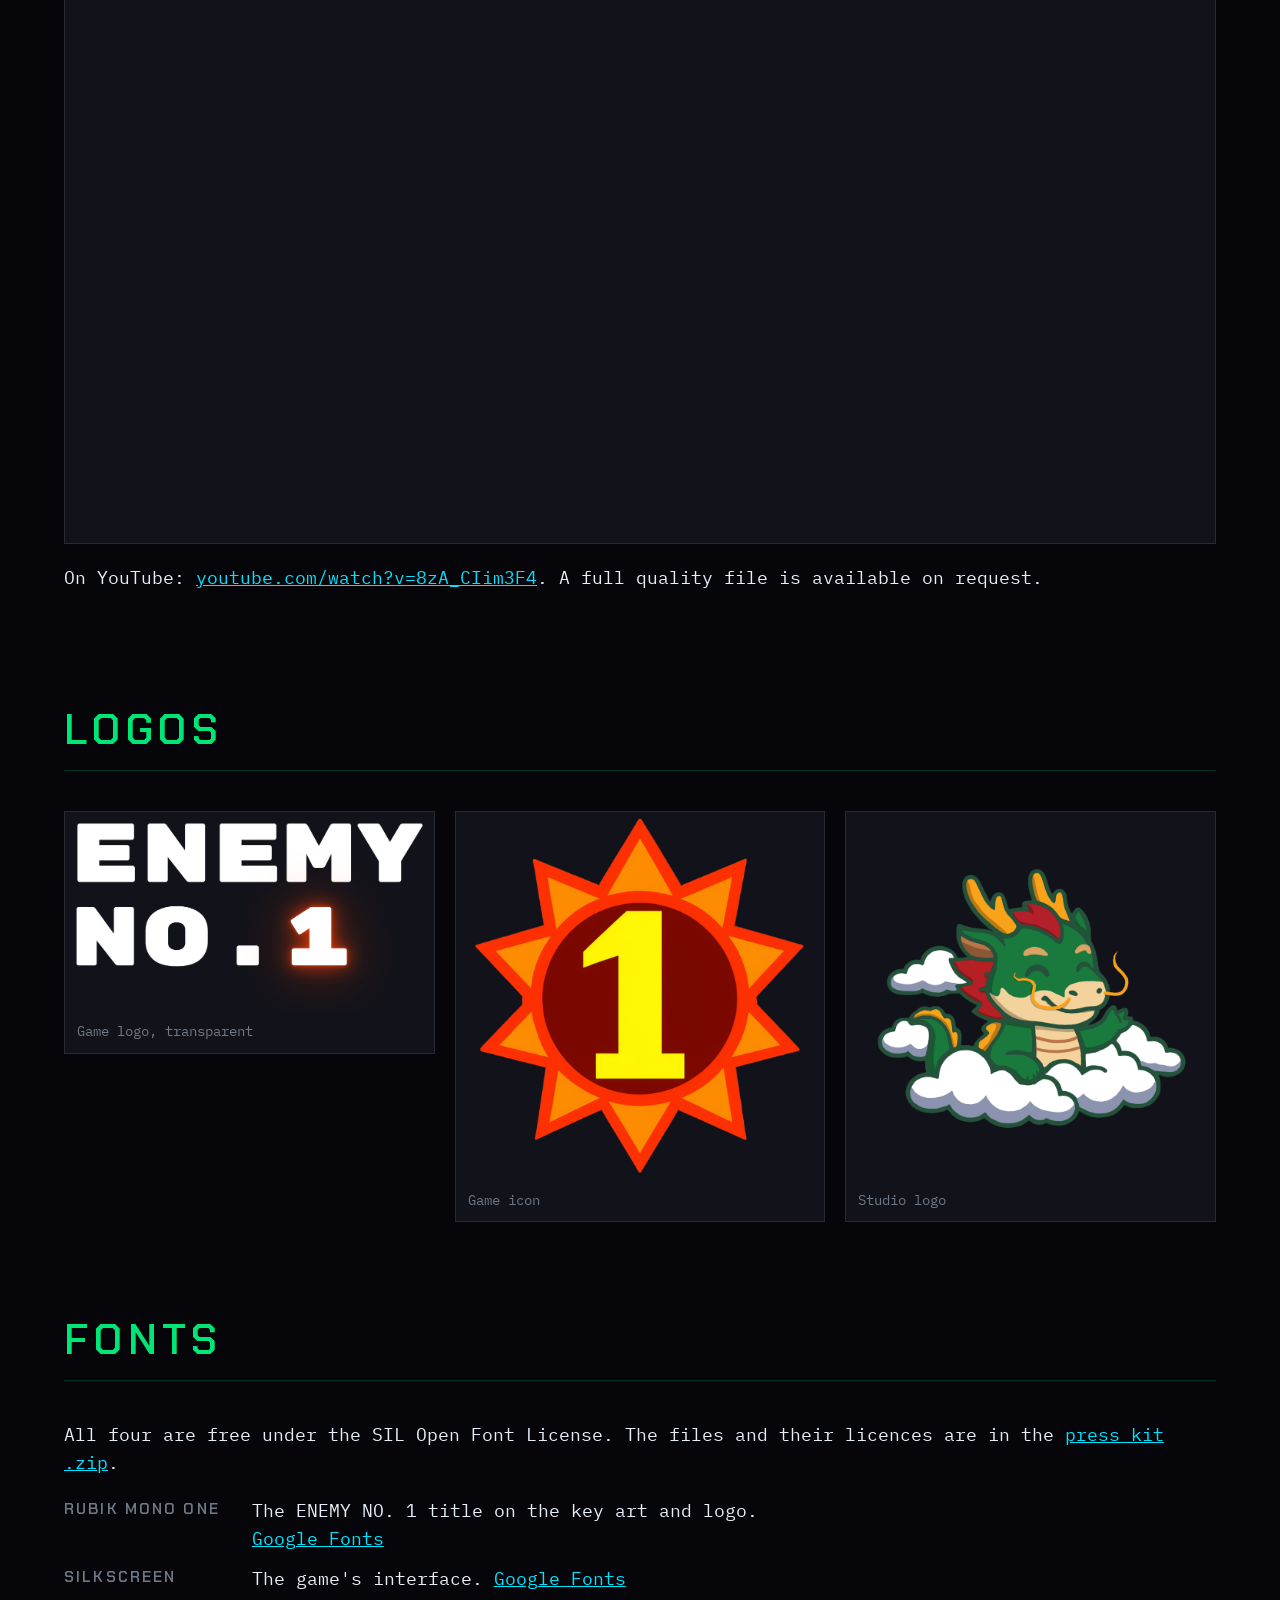
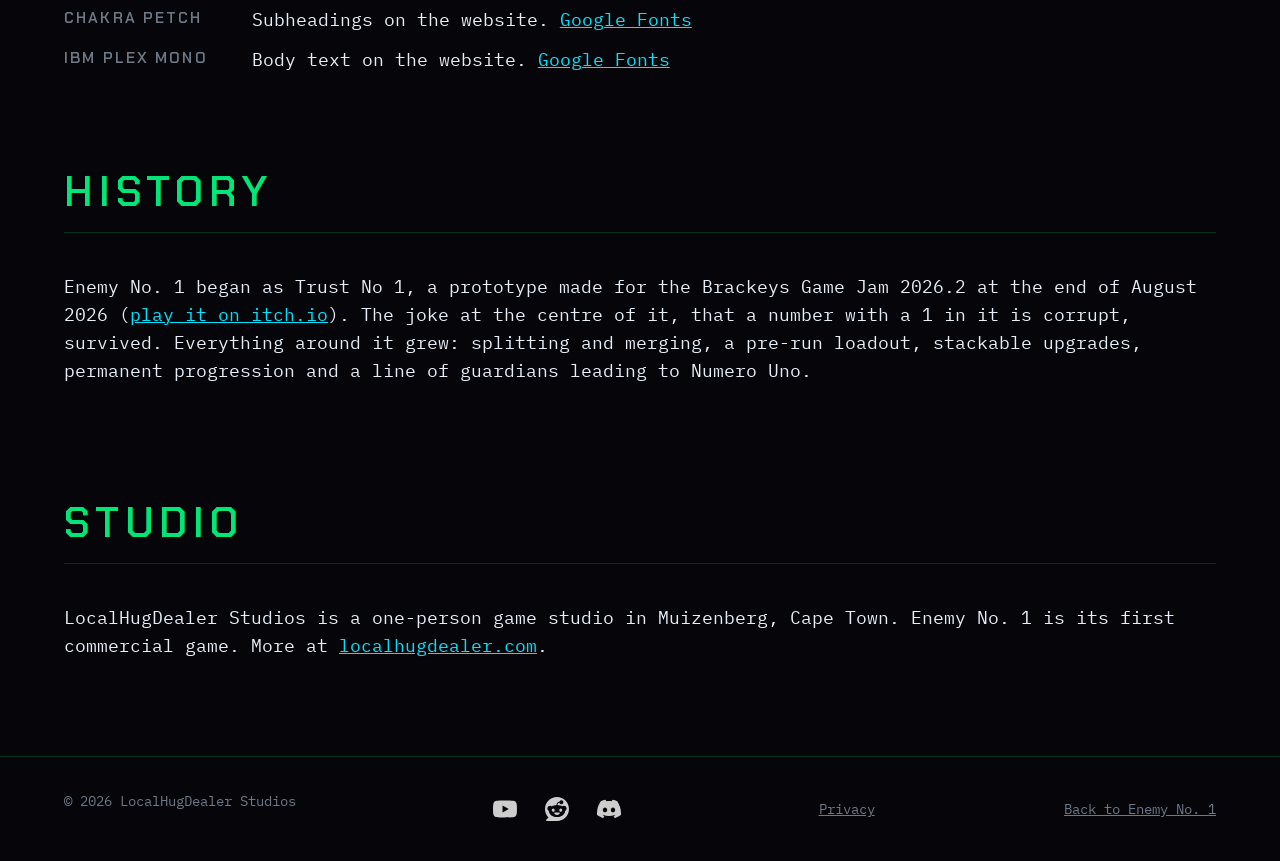
<file: games/enemy-no-1/press/index.html>
<!doctype html>
<html lang="en">
<head>
  <meta charset="utf-8">
  <meta name="viewport" content="width=device-width, initial-scale=1">
  <meta name="theme-color" content="#05050a">
  <meta name="description" content="Press kit for Enemy No. 1: fact sheet, descriptions, trailer, screenshots, GIFs, key art, title card, logos and fonts.">
  <title>Press kit | Enemy No. 1 | LocalHugDealer Studios</title>
  <!-- Link previewers need absolute URLs, so share tags use the custom domain from CNAME. -->
  <meta property="og:type" content="website">
  <meta property="og:site_name" content="LocalHugDealer Studios">
  <meta property="og:url" content="https://www.localhugdealer.com/games/enemy-no-1/press/">
  <meta property="og:title" content="Enemy No. 1 press kit">
  <meta property="og:description" content="A twin-stick action roguelite where you are a number that grows, splits and merges, and the villain is the digit 1.">
  <meta property="og:image" content="https://www.localhugdealer.com/games/enemy-no-1/images/share.jpg">
  <meta property="og:image:width" content="1200">
  <meta property="og:image:height" content="675">
  <meta property="og:image:alt" content="The Enemy No. 1 title beside the burning Numero Uno starburst, over a neon grid of numbered enemies">
  <meta name="twitter:card" content="summary_large_image">
  <meta name="twitter:image" content="https://www.localhugdealer.com/games/enemy-no-1/images/share.jpg">
  <link rel="icon" href="../images/icon.png">
  <link rel="stylesheet" href="../../../assets/css/base.css">
  <link rel="stylesheet" href="../style.css">
  <style>
    /* Text comes from Marketing/docs/04 Press Kit and PR.md. Edit it there first. */
    .hero.compact {
      min-height: 30rem;
    }

    .downloads {
      display: flex;
      flex-wrap: wrap;
      gap: 1rem;
      margin-top: 2.5rem;
    }

    .download {
      display: inline-block;
      padding: 0.9rem 1.25rem;
      border: 1px solid var(--cabinet);
      background: rgba(5, 5, 10, 0.75);
      color: var(--cabinet);
      font: 700 16px/1 var(--pixel);
      letter-spacing: 0.06em;
      text-transform: uppercase;
      text-decoration: none;
    }

    .download:hover {
      background: var(--cabinet);
      color: var(--void);
    }

    .download small {
      color: var(--grey);
      font: 400 0.8rem/1 var(--body);
      text-transform: none;
    }

    .download:hover small {
      color: var(--void);
    }

    .facts {
      display: grid;
      grid-template-columns: max-content minmax(0, 1fr);
      gap: 0.75rem 2rem;
      max-width: 44rem;
      margin: 0;
      font-size: 1.1rem;
    }

    .facts dt {
      color: var(--grey);
      font: 600 0.95rem/1.6 var(--subhead);
      letter-spacing: 0.14em;
      text-transform: uppercase;
    }

    .facts dd {
      margin: 0;
    }

    section a {
      color: var(--cyan);
    }

    section h3 {
      margin: 2.5rem 0 1rem;
      color: var(--grey);
      font: 600 1rem/1.2 var(--subhead);
      letter-spacing: 0.14em;
      text-transform: uppercase;
    }

    .after-panel {
      margin-top: 1.25rem;
    }

    .grid-3eq {
      grid-template-columns: repeat(3, minmax(0, 1fr));
    }

    figcaption {
      padding: 0.6rem 0.75rem;
      color: var(--grey);
      font-size: 0.85rem;
    }

    /* Art comes in every shape, so show it whole rather than cropped to 16:9. */
    .art {
      align-items: start;
    }

    .art .panel img {
      aspect-ratio: auto;
      object-fit: contain;
    }

    @media (max-width: 760px) {
      .grid-3eq {
        grid-template-columns: repeat(2, minmax(0, 1fr));
      }

      .facts {
        grid-template-columns: 1fr;
        gap: 0.25rem;
      }

      .facts dd {
        margin-bottom: 0.75rem;
      }
    }
  </style>
</head>
<body>
  <header class="hero compact">
    <div class="topbar">
      <div class="shell">
        <a href="../index.html">&lsaquo; Enemy No. 1</a>
        <a href="#downloads">Downloads</a>
      </div>
    </div>

    <img class="hero-art" src="../images/key-art.jpg" alt="">

    <div class="shell">
      <p class="kicker">Press kit</p>
      <h1>Enemy<br>No<span>.1</span></h1>
      <p class="sub">A twin-stick action roguelite where you are a number that grows, splits and merges, and the villain is the digit 1.</p>
      <!-- Contact goes here once there is a press address, per the Press Kit and PR doc:
      <p class="sub">For keys, interviews or assets, email <a href="mailto:ADDRESS">ADDRESS</a>. We reply within 24 hours.</p>
      -->
      <div class="downloads" id="downloads">
        <a class="download" href="enemy-no-1-press-kit.zip" download>Press kit .zip <small>31 MB: screenshots, GIFs, key art, title card, logos, fonts, fact sheet</small></a>
      </div>
    </div>
  </header>

  <main class="shell">
    <section id="facts">
      <h2>Fact sheet</h2>
      <dl class="facts">
        <dt>Developer</dt><dd>LocalHugDealer Studios, a solo developer in Muizenberg, Cape Town</dd>
        <dt>Release</dt><dd>March 2027</dd>
        <dt>Platforms</dt><dd>Windows, macOS, Android, iOS</dd>
        <dt>Store</dt><dd>Steam, Google Play and the App Store. Free demo on itch.io, Google Play and the App Store</dd>
        <dt>Price</dt><dd>$9.99</dd>
        <dt>Genre</dt><dd>Twin-stick action roguelite</dd>
        <dt>Players</dt><dd>Single player</dd>
        <dt>Input</dt><dd>Keyboard and mouse, gamepad</dd>
        <dt>Engine</dt><dd>Godot</dd>
        <dt>Languages</dt><dd>English</dd>
        <dt>Website</dt><dd><a href="../index.html">localhugdealer.com/games/enemy-no-1</a></dd>
      </dl>
    </section>

    <section id="description">
      <h2>Description</h2>
      <h3>Short</h3>
      <p>A twin-stick action roguelite where you are a number and the villain is the digit 1. Shoot numbers, grow on what they drop, split for more guns and merge to survive. A 1 in any node stops it healing. Inspired by the escalating runs of Risk of Rain and the eat, grow and split mechanics of agar.io.</p>
      <h3>Long</h3>
      <p>Enemy No. 1 is a twin-stick action roguelite set on the number line. It takes its escalating runs from Risk of Rain and its eat, grow and split mechanics from agar.io. Your number is your health, your size and your damage. Shoot numbers, collect what they drop and watch your number climb. A bigger number hits harder and has more to lose.</p>
      <p>Numero Uno, in his attempt to become | Absolute |, has caged Zero and corrupted every number with a 1 in it. Every pickup changes your number, and any part of you with a 1 in it stops healing. You are a cluster of nodes, and your primary weapon fires from every one of them. Split and you have more guns on smaller, more fragile bodies. Merge back up when you need to take a hit. It is also how you deal with a 1.</p>
      <p>The swarm grows with every minute you spend and every stage you clear. Find the portal, defeat the guardians and get to Numero Uno, or keep playing in endless mode against the clock.</p>
    </section>

    <section id="features">
      <h2>Features</h2>
      <ul class="list">
        <li><strong>You are a number.</strong> It is your health, your size and your damage. Make it bigger.</li>
        <li><strong>You have 1 problem.</strong> Every pickup changes your number, and any part of you with a 1 in it stops healing. Split it: 100 becomes a 55 and a 45, and both of them heal and shoot.</li>
        <li><strong>Split for firepower. Merge to survive.</strong> Your primary weapon fires from every node. Split and you have more guns on smaller, more fragile bodies. Merge back up when you need to take a hit.</li>
        <li><strong>Choose before your run.</strong> One primary, one secondary, from a dozen+. The Common Denominator, Long Division, the <span class="nowrap">Pi-stol</span>, Null Set.</li>
        <li><strong>Knock the 1 out of an enemy's number and it switches sides.</strong> The Square Rootcket does it to everything in its blast.</li>
        <li><strong>55+ stacking pickups</strong> in four rarities. Chain Rule arcs lightning between enemies. Corollary turns kills into homing darts. Inverse Function brings you back from the dead, once.</li>
        <li><strong>10+ arena shapes</strong> shuffled per run, and elites with their own tricks.</li>
        <li><strong>The clock is not on your side.</strong> The swarm grows with every minute you spend and every stage you clear. Endless mode lets you keep going against the clock.</li>
        <li><strong>Between runs.</strong> Imaginary numbers drop during runs, more often on the harder difficulties, and the Report Card (achievements) pays out more. Spend them on the (skill) Tree Diagram and new weapons. Puzzle sites pay out artifacts with bigger bonuses.</li>
        <li><strong>Find the portal and defeat the guardians.</strong> Every guardian you beat brings you closer to defeating Numero Uno. About 20 minutes to reach him.</li>
        <li><strong>A shop called The Absolute Value.</strong> Pay the Altar of Operations and its gate is guaranteed.</li>
        <li><strong>Neon vector art on a CRT</strong>, and 10+ custom tracks to go with it.</li>
      </ul>
    </section>

    <section id="trailer">
      <h2>Trailer</h2>
      <figure class="panel">
        <iframe src="https://www.youtube-nocookie.com/embed/8zA_CIim3F4" title="Enemy No. 1 trailer" loading="lazy" allow="accelerometer; autoplay; clipboard-write; encrypted-media; gyroscope; picture-in-picture; web-share" referrerpolicy="strict-origin-when-cross-origin" allowfullscreen></iframe>
      </figure>
      <p class="after-panel">On YouTube: <a href="https://www.youtube.com/watch?v=8zA_CIim3F4">youtube.com/watch?v=8zA_CIim3F4</a>. A full quality file is available on request.</p>
    </section>

    <section id="logos">
      <h2>Logos</h2>
      <div class="grid grid-3eq art">
        <figure class="panel"><img src="images/enemy-no-1-logo.png" alt="The Enemy No. 1 logo" loading="lazy"><figcaption>Game logo, transparent</figcaption></figure>
        <figure class="panel"><img src="images/enemy-no-1-icon.png" alt="The Enemy No. 1 icon: a yellow 1 in a burning starburst" loading="lazy"><figcaption>Game icon</figcaption></figure>
        <figure class="panel"><img src="images/localhugdealer-studios-logo.png" alt="The LocalHugDealer Studios logo: a green dragon on a cloud" loading="lazy"><figcaption>Studio logo</figcaption></figure>
      </div>
    </section>

    <section id="fonts">
      <h2>Fonts</h2>
      <p>All four are free under the SIL Open Font License. The files and their licences are in the <a href="enemy-no-1-press-kit.zip">press kit .zip</a>.</p>
      <dl class="facts">
        <dt>Rubik Mono One</dt><dd>The ENEMY NO. 1 title on the key art and logo. <a href="https://fonts.google.com/specimen/Rubik+Mono+One">Google Fonts</a></dd>
        <dt>Silkscreen</dt><dd>The game's interface. <a href="https://fonts.google.com/specimen/Silkscreen">Google Fonts</a></dd>
        <dt>Chakra Petch</dt><dd>Subheadings on the website. <a href="https://fonts.google.com/specimen/Chakra+Petch">Google Fonts</a></dd>
        <dt>IBM Plex Mono</dt><dd>Body text on the website. <a href="https://fonts.google.com/specimen/IBM+Plex+Mono">Google Fonts</a></dd>
      </dl>
    </section>

    <section id="history">
      <h2>History</h2>
      <p>Enemy No. 1 began as Trust No 1, a prototype made for the Brackeys Game Jam 2026.2 at the end of August 2026 (<a href="https://localhugdealer.itch.io/trust-no-1">play it on itch.io</a>). The joke at the centre of it, that a number with a 1 in it is corrupt, survived. Everything around it grew: splitting and merging, a pre-run loadout, stackable upgrades, permanent progression and a line of guardians leading to Numero Uno.</p>
    </section>

    <section id="studio">
      <h2>Studio</h2>
      <p>LocalHugDealer Studios is a one-person game studio in Muizenberg, Cape Town. Enemy No. 1 is its first commercial game. More at <a href="../../../index.html">localhugdealer.com</a>.</p>
    </section>
  </main>

  <footer>
    <div class="shell">
      <span>&copy; 2026 LocalHugDealer Studios</span>
      <ul class="socials">
        <li><a href="https://www.youtube.com/@LocalHugDealerStudios" aria-label="LocalHugDealer Studios on YouTube"><img src="../../../assets/images/socials/youtube.svg" alt=""></a></li>
        <li><a href="https://www.reddit.com/r/LocalHugDealerStudios/" aria-label="LocalHugDealer Studios on Reddit"><img src="../../../assets/images/socials/reddit.svg" alt=""></a></li>
        <li><a href="https://discord.gg/RxhEaucand" aria-label="LocalHugDealer Studios on Discord"><img src="../../../assets/images/socials/discord.svg" alt=""></a></li>
      </ul>
      <a href="../privacy/index.html">Privacy</a>
      <a href="../index.html">Back to Enemy No. 1</a>
    </div>
  </footer>

</body>
</html>
</file>
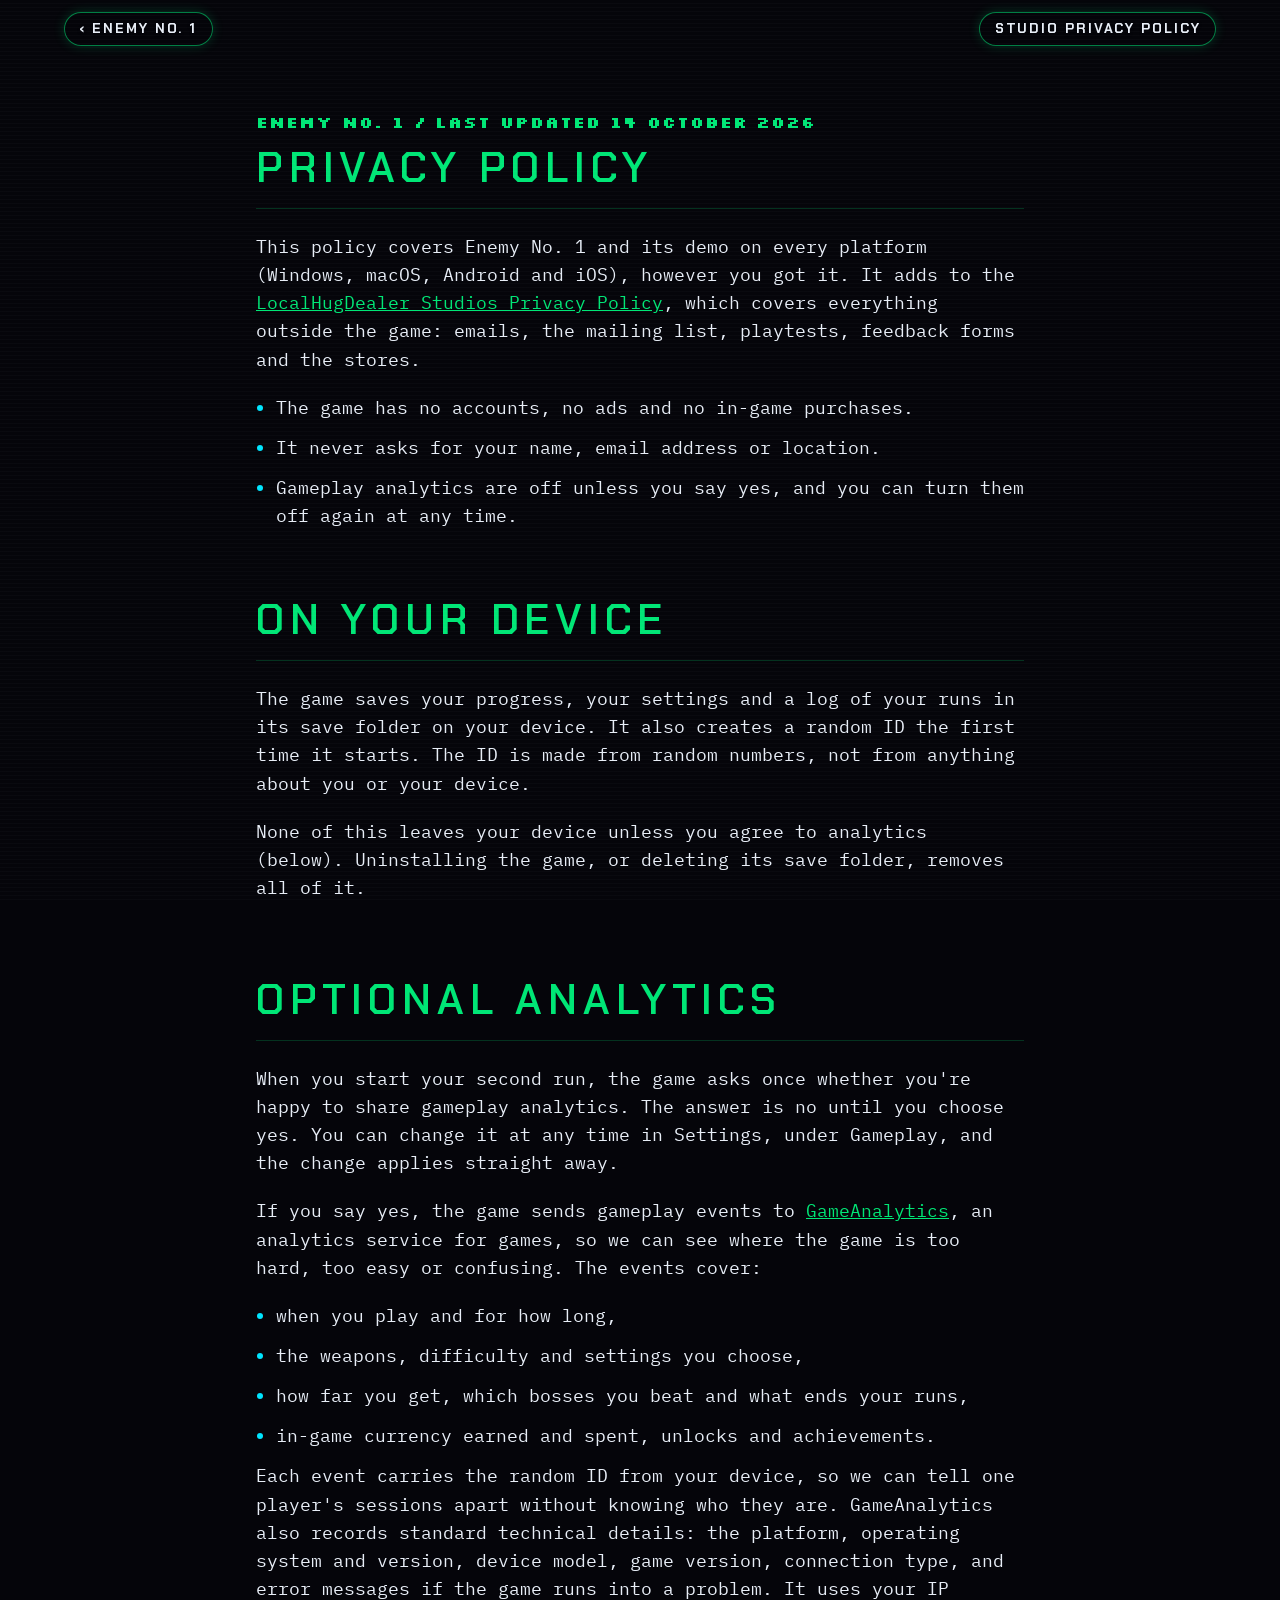
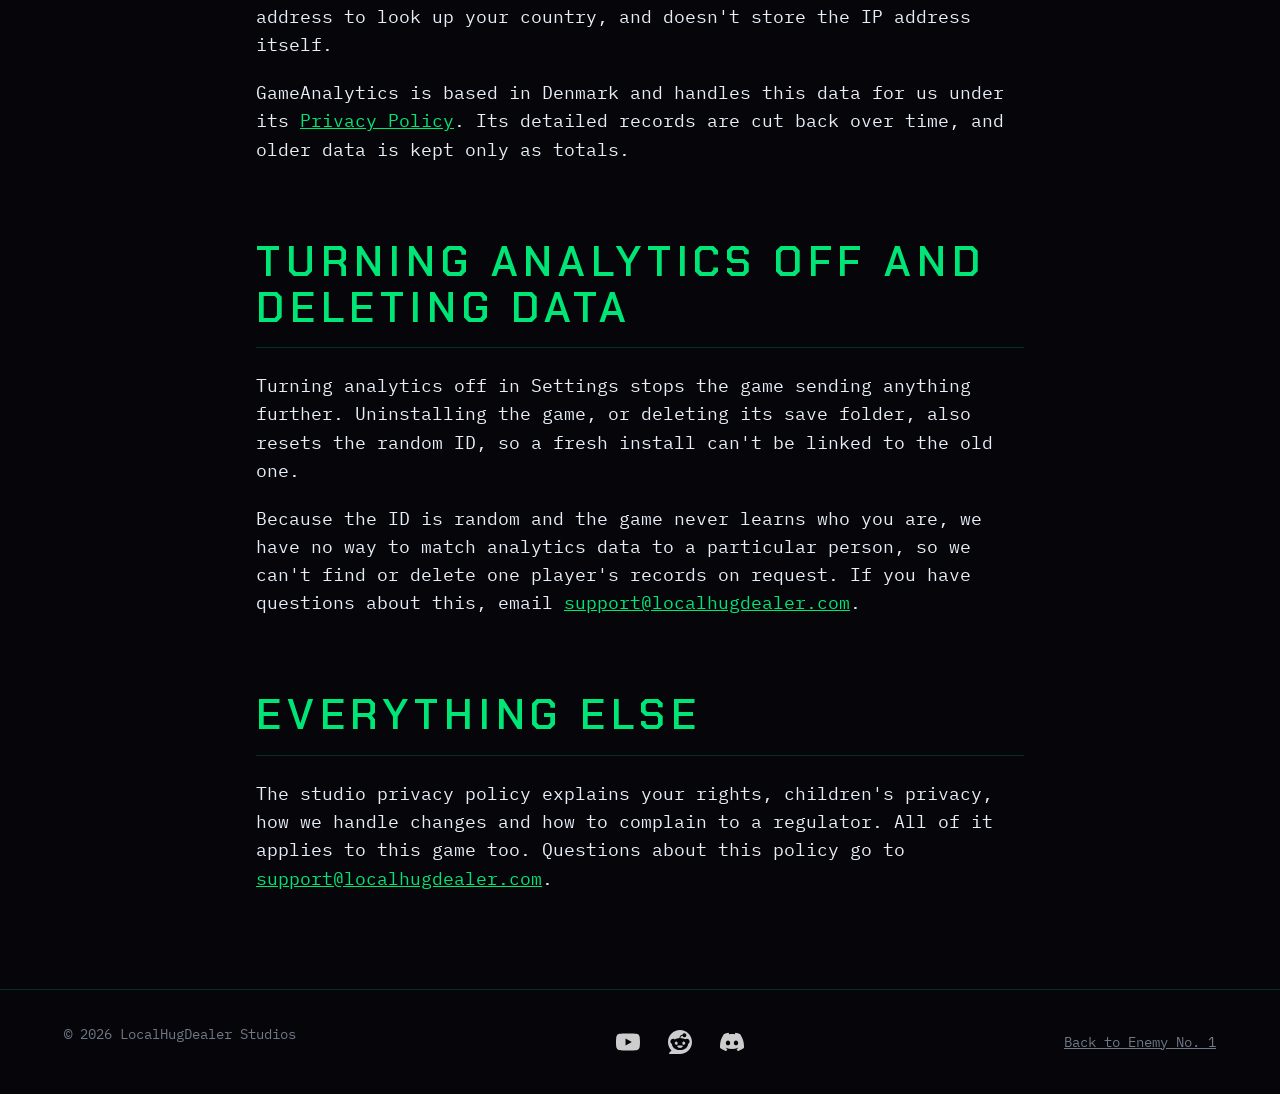
<file: games/enemy-no-1/privacy/index.html>
<!doctype html>
<html lang="en">
<head>
  <meta charset="utf-8">
  <meta name="viewport" content="width=device-width, initial-scale=1">
  <meta name="theme-color" content="#05050a">
  <meta name="description" content="What Enemy No. 1 collects: saves and settings on your device, and gameplay analytics only if you opt in.">
  <title>Privacy Policy | Enemy No. 1</title>
  <!-- Link previewers need absolute URLs, so share tags use the custom domain from CNAME. -->
  <meta property="og:type" content="website">
  <meta property="og:site_name" content="LocalHugDealer Studios">
  <meta property="og:url" content="https://www.localhugdealer.com/games/enemy-no-1/privacy/">
  <meta property="og:title" content="Enemy No. 1 Privacy Policy">
  <meta property="og:description" content="What Enemy No. 1 collects: saves and settings on your device, and gameplay analytics only if you opt in.">
  <meta property="og:image" content="https://www.localhugdealer.com/games/enemy-no-1/images/share.jpg">
  <meta property="og:image:width" content="1200">
  <meta property="og:image:height" content="675">
  <meta property="og:image:alt" content="The Enemy No. 1 title beside the burning Numero Uno starburst, over a neon grid of numbered enemies">
  <meta name="twitter:card" content="summary_large_image">
  <meta name="twitter:image" content="https://www.localhugdealer.com/games/enemy-no-1/images/share.jpg">
  <link rel="icon" href="../images/icon.png">
  <link rel="stylesheet" href="../../../assets/css/base.css">
  <link rel="stylesheet" href="../style.css">
  <style>
    /* No hero art here, so the top bar sits in the page flow. */
    .topbar {
      position: static;
    }

    .policy {
      max-width: 48rem;
    }

    .policy section {
      padding-top: 3.5rem;
    }

    .policy section h2 {
      margin-bottom: 1.5rem;
    }

    .policy a {
      color: var(--cabinet);
    }
  </style>
</head>
<body>
  <div class="topbar">
    <div class="shell">
      <a href="../index.html">&lsaquo; Enemy No. 1</a>
      <a href="../../../privacy.html">Studio privacy policy</a>
    </div>
  </div>

  <main class="shell policy">
    <section>
      <p class="kicker">Enemy No. 1 / Last updated 14 October 2026</p>
      <h2>Privacy Policy</h2>
      <p>This policy covers Enemy No. 1 and its demo on every platform (Windows, macOS, Android and iOS), however you got it. It adds to the <a href="../../../privacy.html">LocalHugDealer Studios Privacy Policy</a>, which covers everything outside the game: emails, the mailing list, playtests, feedback forms and the stores.</p>
      <ul class="list">
        <li>The game has no accounts, no ads and no in-game purchases.</li>
        <li>It never asks for your name, email address or location.</li>
        <li>Gameplay analytics are off unless you say yes, and you can turn them off again at any time.</li>
      </ul>
    </section>

    <section>
      <h2>On your device</h2>
      <p>The game saves your progress, your settings and a log of your runs in its save folder on your device. It also creates a random ID the first time it starts. The ID is made from random numbers, not from anything about you or your device.</p>
      <p>None of this leaves your device unless you agree to analytics (below). Uninstalling the game, or deleting its save folder, removes all of it.</p>
    </section>

    <section>
      <h2>Optional analytics</h2>
      <p>When you start your second run, the game asks once whether you're happy to share gameplay analytics. The answer is no until you choose yes. You can change it at any time in Settings, under Gameplay, and the change applies straight away.</p>
      <p>If you say yes, the game sends gameplay events to <a href="https://www.gameanalytics.com">GameAnalytics</a>, an analytics service for games, so we can see where the game is too hard, too easy or confusing. The events cover:</p>
      <ul class="list">
        <li>when you play and for how long,</li>
        <li>the weapons, difficulty and settings you choose,</li>
        <li>how far you get, which bosses you beat and what ends your runs,</li>
        <li>in-game currency earned and spent, unlocks and achievements.</li>
      </ul>
      <p>Each event carries the random ID from your device, so we can tell one player's sessions apart without knowing who they are. GameAnalytics also records standard technical details: the platform, operating system and version, device model, game version, connection type, and error messages if the game runs into a problem. It uses your IP address to look up your country, and doesn't store the IP address itself.</p>
      <p>GameAnalytics is based in Denmark and handles this data for us under its <a href="https://www.gameanalytics.com/privacy">Privacy Policy</a>. Its detailed records are cut back over time, and older data is kept only as totals.</p>
    </section>

    <section>
      <h2>Turning analytics off and deleting data</h2>
      <p>Turning analytics off in Settings stops the game sending anything further. Uninstalling the game, or deleting its save folder, also resets the random ID, so a fresh install can't be linked to the old one.</p>
      <p>Because the ID is random and the game never learns who you are, we have no way to match analytics data to a particular person, so we can't find or delete one player's records on request. If you have questions about this, email <a href="mailto:support@localhugdealer.com">support@localhugdealer.com</a>.</p>
    </section>

    <section>
      <h2>Everything else</h2>
      <p>The studio privacy policy explains your rights, children's privacy, how we handle changes and how to complain to a regulator. All of it applies to this game too. Questions about this policy go to <a href="mailto:support@localhugdealer.com">support@localhugdealer.com</a>.</p>
    </section>
  </main>

  <footer>
    <div class="shell">
      <span>&copy; 2026 LocalHugDealer Studios</span>
      <ul class="socials">
        <li><a href="https://www.youtube.com/@LocalHugDealerStudios" aria-label="LocalHugDealer Studios on YouTube"><img src="../../../assets/images/socials/youtube.svg" alt=""></a></li>
        <li><a href="https://www.reddit.com/r/LocalHugDealerStudios/" aria-label="LocalHugDealer Studios on Reddit"><img src="../../../assets/images/socials/reddit.svg" alt=""></a></li>
        <li><a href="https://discord.gg/RxhEaucand" aria-label="LocalHugDealer Studios on Discord"><img src="../../../assets/images/socials/discord.svg" alt=""></a></li>
      </ul>
      <a href="../index.html">Back to Enemy No. 1</a>
    </div>
  </footer>
</body>
</html>
</file>
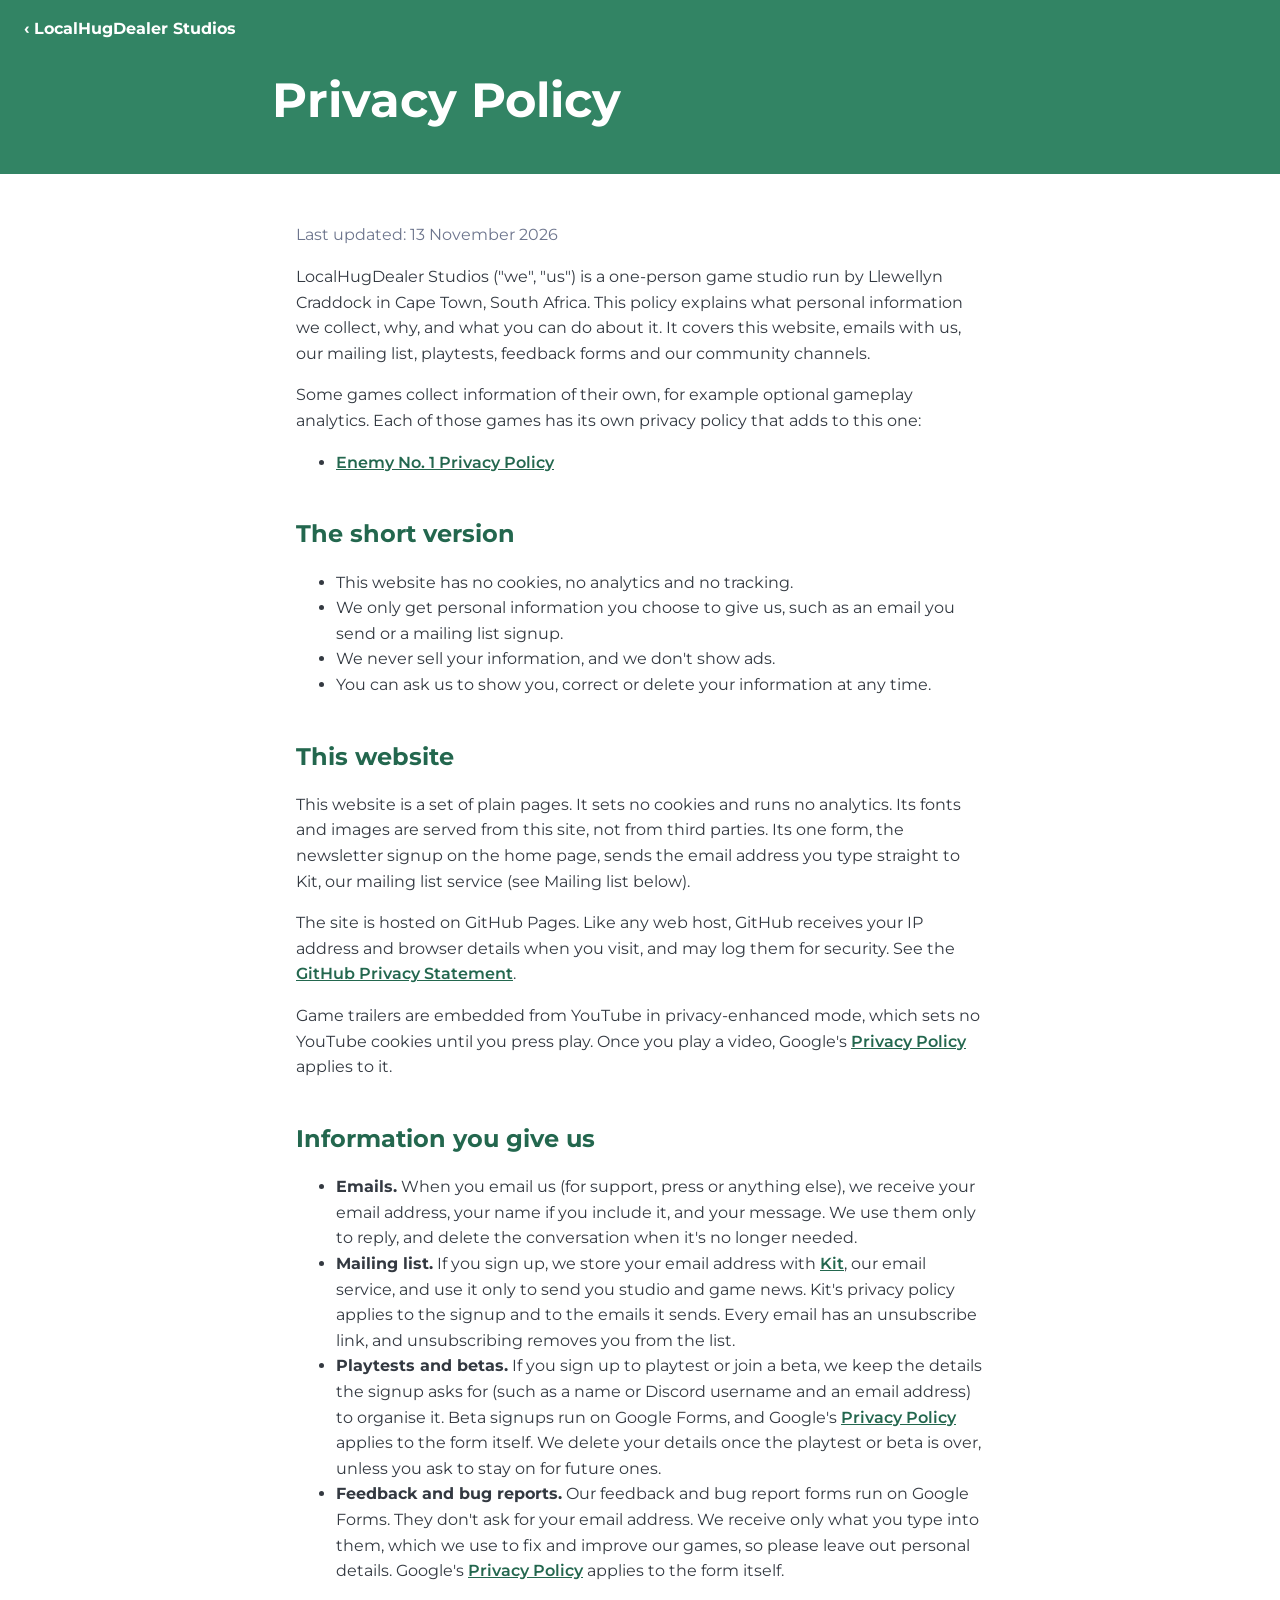
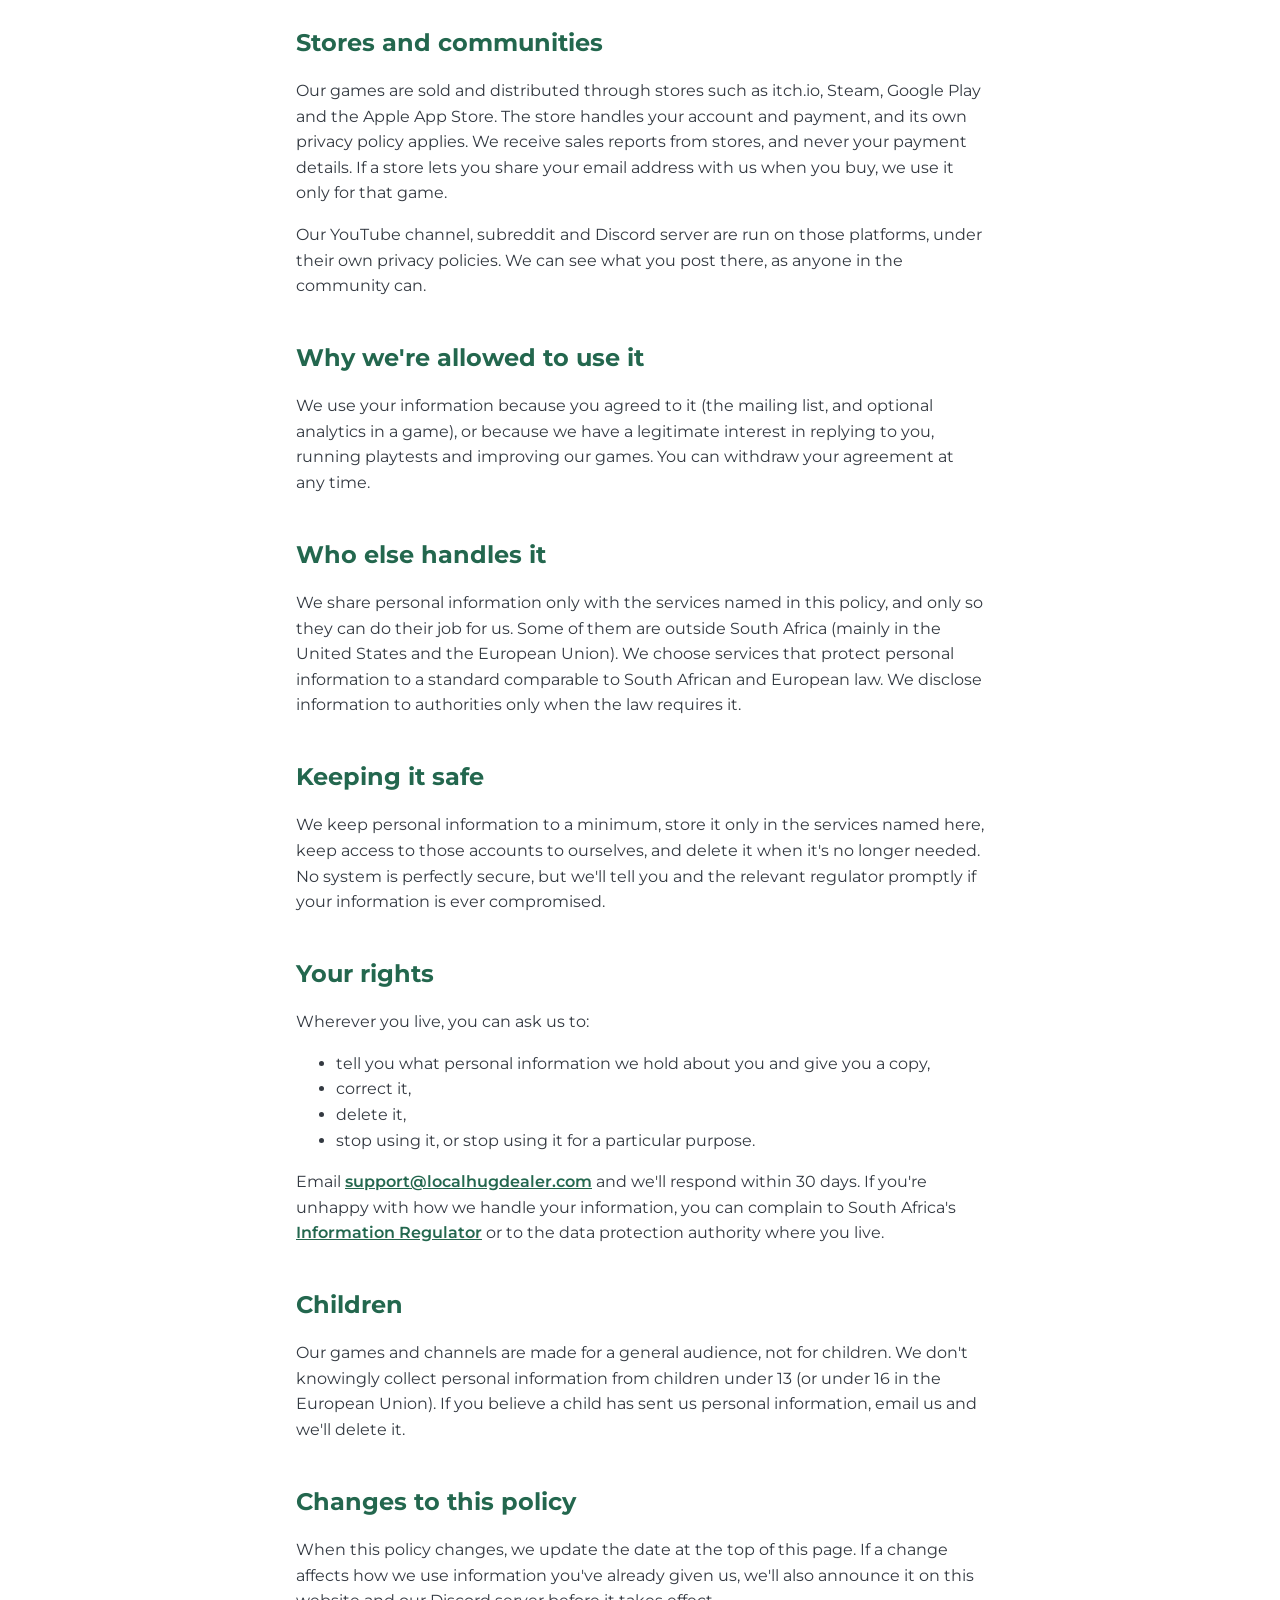
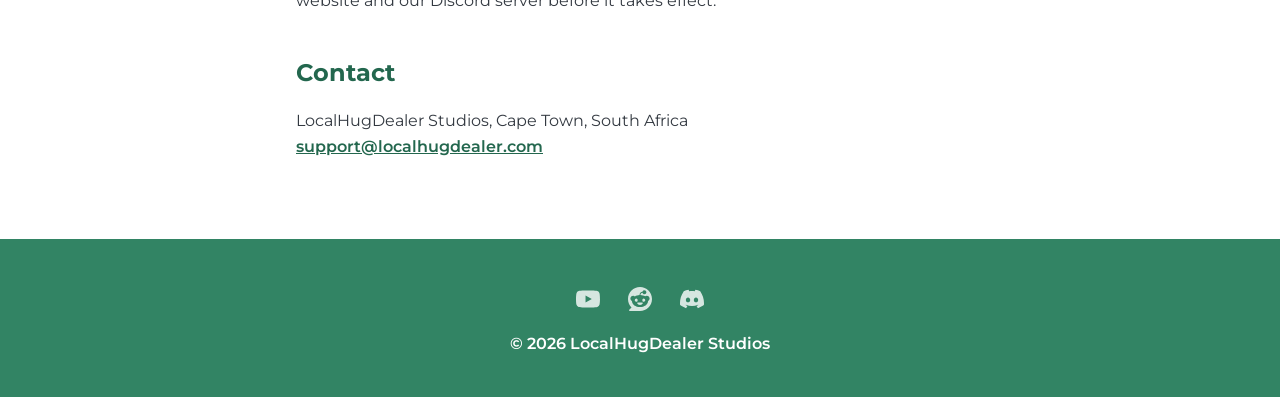
<file: privacy.html>
<!doctype html>
<html lang="en">
<head>
  <meta charset="utf-8">
  <meta name="viewport" content="width=device-width, initial-scale=1">
  <meta name="description" content="How LocalHugDealer Studios handles personal information across its website, emails, playtests and games.">
  <title>Privacy Policy | LocalHugDealer Studios</title>
  <!-- Link previewers need absolute URLs, so share tags use the custom domain from CNAME. -->
  <meta property="og:type" content="website">
  <meta property="og:site_name" content="LocalHugDealer Studios">
  <meta property="og:url" content="https://www.localhugdealer.com/privacy.html">
  <meta property="og:title" content="Privacy Policy | LocalHugDealer Studios">
  <meta property="og:description" content="How LocalHugDealer Studios handles personal information across its website, emails, playtests and games.">
  <meta property="og:image" content="https://www.localhugdealer.com/assets/images/share-studio.jpg">
  <meta property="og:image:width" content="1200">
  <meta property="og:image:height" content="630">
  <meta property="og:image:alt" content="The LocalHugDealer dragon waving from a cloud beside the line Games made with big hugs">
  <meta name="twitter:card" content="summary_large_image">
  <meta name="twitter:image" content="https://www.localhugdealer.com/assets/images/share-studio.jpg">
  <link rel="icon" type="image/svg+xml" href="assets/images/logo/favicon.svg">
  <link rel="stylesheet" href="assets/css/base.css">
  <style>
    header {
      background: var(--green);
      color: var(--white);
      padding: 1rem 1.5rem 3rem;
    }

    header a {
      font-weight: 700;
      text-decoration: none;
    }

    header h1 {
      max-width: 46rem;
      margin: 2rem auto 0;
      font-size: clamp(2rem, 5vw, 3rem);
      line-height: 1.1;
    }

    main {
      max-width: 46rem;
      margin: 0 auto;
      padding: 2rem 1.5rem 4rem;
    }

    main h2 {
      margin: 2.5rem 0 0.75rem;
      color: var(--green-dark);
    }

    main a {
      color: var(--green-dark);
      font-weight: 600;
    }

    .updated {
      color: var(--slate);
    }

    footer {
      background: var(--green);
      color: var(--white);
      text-align: center;
      padding: 2.5rem 1.5rem;
      font-weight: 600;
    }

    footer p {
      margin: 0.75rem 0 0;
    }
  </style>
</head>
<body>
  <header>
    <a href="index.html">&lsaquo; LocalHugDealer Studios</a>
    <h1>Privacy Policy</h1>
  </header>

  <main>
    <p class="updated">Last updated: 13 November 2026</p>

    <p>LocalHugDealer Studios ("we", "us") is a one-person game studio run by Llewellyn Craddock in Cape Town, South Africa. This policy explains what personal information we collect, why, and what you can do about it. It covers this website, emails with us, our mailing list, playtests, feedback forms and our community channels.</p>

    <p>Some games collect information of their own, for example optional gameplay analytics. Each of those games has its own privacy policy that adds to this one:</p>
    <ul>
      <li><a href="games/enemy-no-1/privacy/index.html">Enemy No. 1 Privacy Policy</a></li>
    </ul>

    <h2>The short version</h2>
    <ul>
      <li>This website has no cookies, no analytics and no tracking.</li>
      <li>We only get personal information you choose to give us, such as an email you send or a mailing list signup.</li>
      <li>We never sell your information, and we don't show ads.</li>
      <li>You can ask us to show you, correct or delete your information at any time.</li>
    </ul>

    <h2>This website</h2>
    <p>This website is a set of plain pages. It sets no cookies and runs no analytics. Its fonts and images are served from this site, not from third parties. Its one form, the newsletter signup on the home page, sends the email address you type straight to Kit, our mailing list service (see Mailing list below).</p>
    <p>The site is hosted on GitHub Pages. Like any web host, GitHub receives your IP address and browser details when you visit, and may log them for security. See the <a href="https://docs.github.com/en/site-policy/privacy-policies/github-general-privacy-statement">GitHub Privacy Statement</a>.</p>
    <p>Game trailers are embedded from YouTube in privacy-enhanced mode, which sets no YouTube cookies until you press play. Once you play a video, Google's <a href="https://policies.google.com/privacy">Privacy Policy</a> applies to it.</p>

    <h2>Information you give us</h2>
    <ul>
      <li><strong>Emails.</strong> When you email us (for support, press or anything else), we receive your email address, your name if you include it, and your message. We use them only to reply, and delete the conversation when it's no longer needed.</li>
      <li><strong>Mailing list.</strong> If you sign up, we store your email address with <a href="https://kit.com/privacy">Kit</a>, our email service, and use it only to send you studio and game news. Kit's privacy policy applies to the signup and to the emails it sends. Every email has an unsubscribe link, and unsubscribing removes you from the list.</li>
      <li><strong>Playtests and betas.</strong> If you sign up to playtest or join a beta, we keep the details the signup asks for (such as a name or Discord username and an email address) to organise it. Beta signups run on Google Forms, and Google's <a href="https://policies.google.com/privacy">Privacy Policy</a> applies to the form itself. We delete your details once the playtest or beta is over, unless you ask to stay on for future ones.</li>
      <li><strong>Feedback and bug reports.</strong> Our feedback and bug report forms run on Google Forms. They don't ask for your email address. We receive only what you type into them, which we use to fix and improve our games, so please leave out personal details. Google's <a href="https://policies.google.com/privacy">Privacy Policy</a> applies to the form itself.</li>
    </ul>

    <h2>Stores and communities</h2>
    <p>Our games are sold and distributed through stores such as itch.io, Steam, Google Play and the Apple App Store. The store handles your account and payment, and its own privacy policy applies. We receive sales reports from stores, and never your payment details. If a store lets you share your email address with us when you buy, we use it only for that game.</p>
    <p>Our YouTube channel, subreddit and Discord server are run on those platforms, under their own privacy policies. We can see what you post there, as anyone in the community can.</p>

    <h2>Why we're allowed to use it</h2>
    <p>We use your information because you agreed to it (the mailing list, and optional analytics in a game), or because we have a legitimate interest in replying to you, running playtests and improving our games. You can withdraw your agreement at any time.</p>

    <h2>Who else handles it</h2>
    <p>We share personal information only with the services named in this policy, and only so they can do their job for us. Some of them are outside South Africa (mainly in the United States and the European Union). We choose services that protect personal information to a standard comparable to South African and European law. We disclose information to authorities only when the law requires it.</p>

    <h2>Keeping it safe</h2>
    <p>We keep personal information to a minimum, store it only in the services named here, keep access to those accounts to ourselves, and delete it when it's no longer needed. No system is perfectly secure, but we'll tell you and the relevant regulator promptly if your information is ever compromised.</p>

    <h2>Your rights</h2>
    <p>Wherever you live, you can ask us to:</p>
    <ul>
      <li>tell you what personal information we hold about you and give you a copy,</li>
      <li>correct it,</li>
      <li>delete it,</li>
      <li>stop using it, or stop using it for a particular purpose.</li>
    </ul>
    <p>Email <a href="mailto:support@localhugdealer.com">support@localhugdealer.com</a> and we'll respond within 30 days. If you're unhappy with how we handle your information, you can complain to South Africa's <a href="https://inforegulator.org.za">Information Regulator</a> or to the data protection authority where you live.</p>

    <h2>Children</h2>
    <p>Our games and channels are made for a general audience, not for children. We don't knowingly collect personal information from children under 13 (or under 16 in the European Union). If you believe a child has sent us personal information, email us and we'll delete it.</p>

    <h2>Changes to this policy</h2>
    <p>When this policy changes, we update the date at the top of this page. If a change affects how we use information you've already given us, we'll also announce it on this website and our Discord server before it takes effect.</p>

    <h2>Contact</h2>
    <p>LocalHugDealer Studios, Cape Town, South Africa<br>
    <a href="mailto:support@localhugdealer.com">support@localhugdealer.com</a></p>
  </main>

  <footer>
    <ul class="socials">
      <li><a href="https://www.youtube.com/@LocalHugDealerStudios" aria-label="LocalHugDealer Studios on YouTube"><img src="assets/images/socials/youtube.svg" alt=""></a></li>
      <li><a href="https://www.reddit.com/r/LocalHugDealerStudios/" aria-label="LocalHugDealer Studios on Reddit"><img src="assets/images/socials/reddit.svg" alt=""></a></li>
      <li><a href="https://discord.gg/RxhEaucand" aria-label="LocalHugDealer Studios on Discord"><img src="assets/images/socials/discord.svg" alt=""></a></li>
    </ul>
    <p>&copy; 2026 LocalHugDealer Studios</p>
  </footer>
</body>
</html>
</file>
<file: assets/css/base.css>
/* Shared site chrome: palette, fonts, resets. Every page links this first. */

@font-face {
  font-family: "Montserrat";
  src: url("../fonts/Montserrat/Montserrat-VariableFont_wght.ttf") format("truetype");
  font-weight: 100 900;
  font-display: swap;
}

@font-face {
  font-family: "Silkscreen";
  src: url("../../games/enemy-no-1/font/Silkscreen-Regular.ttf") format("truetype");
  font-display: swap;
}

:root {
  /* Brand palette (assets/colours/colour_palette.png), plus white by request. */
  --white: #FFFFFF;
  --green: #328464;
  --green-dark: #23674E;
  --green-deep: #24523B;
  --green-bright: #14A02E;
  --mint: #5DAF8D;
  --cream: #F4D29C;
  --tan: #DBA463;
  --amber: #F9A31B;
  --yellow: #FFD541;
  --red: #B4202A;
  --lavender: #8B93AF;
  --slate: #6D758D;
  --ink: #333941;

  --font: "Montserrat", system-ui, sans-serif;
}

*,
*::before,
*::after {
  box-sizing: border-box;
}

body {
  margin: 0;
  font-family: var(--font);
  color: var(--ink);
  background: var(--white);
  line-height: 1.6;
}

img {
  display: block;
  max-width: 100%;
}

a {
  color: inherit;
}

.btn {
  display: inline-block;
  padding: 0.8em 1.6em;
  border: 3px solid var(--green-deep);
  border-radius: 999px;
  background: var(--green);
  color: var(--white);
  font-weight: 800;
  text-decoration: none;
  box-shadow: 0 5px 0 var(--green-deep);
  transition: transform 0.15s, box-shadow 0.15s;
}

.btn:hover {
  transform: translateY(2px);
  box-shadow: 0 3px 0 var(--green-deep);
}

/* Studio social links. The icons in assets/images/socials/ are white, so they suit any dark or green footer. */
.socials {
  display: flex;
  justify-content: center;
  gap: 0.75rem;
  margin: 0;
  padding: 0;
  list-style: none;
}

.socials a {
  display: block;
  padding: 0.5rem;
  opacity: 0.8;
  transition: opacity 0.15s, transform 0.15s;
}

.socials a:is(:hover, :focus-visible) {
  opacity: 1;
  transform: translateY(-2px);
}

.socials img {
  width: 1.5rem;
  height: 1.5rem;
}

.pixel {
  font-family: "Silkscreen", monospace;
}

.cloud {
  position: absolute;
  pointer-events: none;
  user-select: none;
}

@keyframes drift {
  from { transform: translateX(-12vw); }
  to { transform: translateX(112vw); }
}

@keyframes bob {
  50% { transform: translateY(-12px); }
}

@media (prefers-reduced-motion: reduce) {
  *,
  *::before,
  *::after {
    animation: none !important;
  }
}
</file>
<file: games/enemy-no-1/style.css>
/* Look and palette come from the game's brand guide, not the studio palette. */
@font-face {
  font-family: "Rubik Mono One";
  src: url("font/RubikMonoOne-Regular.ttf") format("truetype");
  font-display: swap;
}

@font-face {
  font-family: "Chakra Petch";
  src: url("font/ChakraPetch-SemiBold.ttf") format("truetype");
  font-weight: 600;
  font-display: swap;
}

@font-face {
  font-family: "Chakra Petch";
  src: url("font/ChakraPetch-Bold.ttf") format("truetype");
  font-weight: 700;
  font-display: swap;
}

@font-face {
  font-family: "IBM Plex Mono";
  src: url("font/IBMPlexMono-Regular.ttf") format("truetype");
  font-weight: 400;
  font-display: swap;
}

/* base.css already declares the regular weight. */
@font-face {
  font-family: "Silkscreen";
  src: url("font/Silkscreen-Bold.ttf") format("truetype");
  font-weight: 700;
  font-display: swap;
}

:root {
  --void: #05050a;
  --floor: #0d0d11;
  --lit: #12131a;
  --bulkhead: #2a3140;
  --grey: #6f7886;
  --chalk: #e8eef7;
  --cabinet: #00e676;
  --cyan: #00e5ff;
  --joystick: #ff3d00;
  --orange: #ff9100;
  --score: #ffea00;

  --display: "Rubik Mono One", "Arial Black", Impact, sans-serif;
  --subhead: "Chakra Petch", "Bahnschrift", sans-serif;
  --pixel: "Silkscreen", "Courier New", monospace;
  --body: "IBM Plex Mono", Consolas, "Courier New", monospace;
}

body {
  background: var(--void);
  color: var(--chalk);
  font-family: var(--body);
}

/* CRT scanlines, kept under 3 percent. */
body::before {
  content: "";
  position: fixed;
  inset: 0;
  z-index: 10;
  pointer-events: none;
  background: repeating-linear-gradient(to bottom, transparent 0 3px, rgba(232, 238, 247, 0.025) 3px 4px);
}

/* The browser `[hidden]` rule only targets HTML elements, so the inline
   icon sprite needs its own rule or it renders as a blank 300x150 box. */
svg[hidden] {
  display: none;
}

.shell {
  width: min(72rem, calc(100% - 3rem));
  margin: 0 auto;
}

.kicker {
  margin: 0 0 1rem;
  color: var(--cabinet);
  font: 700 16px/1 var(--pixel);
  letter-spacing: 0.06em;
  text-transform: uppercase;
}

.sub {
  max-width: 36rem;
  margin: 0;
  font: 600 clamp(1.1rem, 1.8vw, 1.4rem)/1.35 var(--subhead);
}

/* Top bar */
.topbar {
  position: absolute;
  top: 0;
  left: 0;
  right: 0;
  z-index: 2;
}

.topbar .shell {
  display: flex;
  justify-content: space-between;
  align-items: center;
  gap: 1rem;
  padding: 0.75rem 0;
  font: 600 0.85rem/1.2 var(--subhead);
  letter-spacing: 0.14em;
  text-transform: uppercase;
}

footer a {
  display: inline-block;
  padding-block: 0.5rem;
}

footer a:is(:hover, :focus-visible) {
  color: var(--cabinet);
}

/* Top bar links sit over bright key art, so each gets a dark pill and a text shadow to stay readable.
   They share the store tiles' green outline and cyan hover glow. */
.topbar a {
  display: inline-block;
  padding: 0.5rem 0.9rem;
  border: 1px solid color-mix(in srgb, var(--cabinet) 55%, transparent);
  border-radius: 999px;
  color: var(--chalk);
  font-weight: 700;
  text-decoration: none;
  text-shadow: 0 1px 3px var(--void);
  background: color-mix(in srgb, var(--void) 65%, transparent);
  box-shadow: 0 0 12px color-mix(in srgb, var(--cabinet) 20%, transparent);
  transition: color 0.15s, border-color 0.15s, box-shadow 0.15s;
}

.topbar a:is(:hover, :focus-visible) {
  color: var(--cyan);
  border-color: var(--cyan);
  box-shadow:
    0 0 18px color-mix(in srgb, var(--cyan) 45%, transparent),
    inset 0 0 12px color-mix(in srgb, var(--cyan) 25%, transparent);
}

/* Hero */
.hero {
  position: relative;
  min-height: min(100vh, 60rem);
  min-height: min(100svh, 60rem);
  padding-top: 4.5rem;
  display: flex;
  align-items: center;
  overflow: hidden;
  border-bottom: 1px solid rgba(0, 230, 118, 0.25);
  isolation: isolate;
}

.hero-art {
  position: absolute;
  inset: 0;
  z-index: -2;
  width: 100%;
  height: 100%;
  object-fit: cover;
  object-position: 70% center;
}

.hero::before {
  content: "";
  position: absolute;
  inset: 0;
  z-index: -1;
  background:
    linear-gradient(90deg, rgba(5, 5, 10, 0.95) 0%, rgba(5, 5, 10, 0.7) 38%, transparent 70%),
    linear-gradient(0deg, var(--void), transparent 30%);
}

.hero h1 {
  margin: 0 0 1.5rem;
  font: 400 clamp(3.25rem, 9vw, 8.5rem)/0.9 var(--display);
  letter-spacing: 0.02em;
  text-transform: uppercase;
  text-shadow: 0 0.3rem 2rem rgba(5, 5, 10, 0.9);
}

/* Matches the key art: the ".1" stays chalk white and picks up the fire glow. */
.hero h1 span {
  text-shadow:
    0.03em 0.03em 0.12em rgba(255, 145, 0, 0.7),
    0 0 0.45em rgba(255, 61, 0, 0.55);
}

.hero .sub {
  color: var(--score);
}

/* Calls to action: one labelled row of store buttons per release. A store with a live page is a green link.
   A store without one is a greyed-out .soon button, which is a span, not a link. */
.actions {
  display: flex;
  flex-direction: column;
  align-items: flex-start;
  gap: 1rem;
  margin-top: 2.5rem;
}

.platforms {
  display: flex;
  flex-wrap: wrap;
  align-items: center;
  gap: 0.75rem;
  margin: 0;
}

/* The fixed label width lines up the buttons of both rows. */
.platforms-label {
  min-width: 9em;
  font: 700 14px/1.4 var(--pixel);
  letter-spacing: 0.06em;
  text-transform: uppercase;
  color: var(--chalk);
}

.platforms-label::before {
  content: "\25A0\00A0";
  color: var(--cabinet);
}

/* Store buttons are square icon tiles. The icon fills with currentColor, so it follows each state's colour. */
.store {
  display: inline-flex;
  align-items: center;
  justify-content: center;
  width: 3.25rem;
  height: 3.25rem;
  border: 2px solid var(--cabinet);
  color: var(--cabinet);
  background: color-mix(in srgb, var(--cabinet) 12%, transparent);
  box-shadow:
    0 0 18px color-mix(in srgb, var(--cabinet) 45%, transparent),
    inset 0 0 12px color-mix(in srgb, var(--cabinet) 25%, transparent);
  transition: color 0.15s, border-color 0.15s, box-shadow 0.15s;
}

.store .icon {
  width: 1.6rem;
  height: 1.6rem;
  fill: currentColor;
}

a.store:is(:hover, :focus-visible) {
  color: var(--cyan);
  border-color: var(--cyan);
  box-shadow:
    0 0 18px color-mix(in srgb, var(--cyan) 45%, transparent),
    inset 0 0 12px color-mix(in srgb, var(--cyan) 25%, transparent);
}

.store.soon {
  color: var(--grey);
  border-color: var(--bulkhead);
  background: color-mix(in srgb, var(--void) 60%, transparent);
  box-shadow: none;
  cursor: default;
}

/* Sections */
section {
  padding: 6rem 0 0;
}

section h2 {
  margin: 0 0 2.5rem;
  padding-bottom: 1rem;
  border-bottom: 1px solid rgba(0, 230, 118, 0.2);
  color: var(--cabinet);
  font: 600 clamp(1.6rem, 4vw, 2.6rem)/1.1 var(--subhead);
  letter-spacing: 0.14em;
  text-transform: uppercase;
}

section p {
  margin: 0 0 1.25rem;
  font-size: 1.1rem;
}

.list {
  margin: 0;
  padding-left: 1.25rem;
  font-size: 1.1rem;
}

.list li {
  margin-bottom: 0.75rem;
}

.list li::marker {
  color: var(--cyan);
}

.panel {
  margin: 0;
  border: 1px solid rgba(232, 238, 247, 0.1);
  background: var(--lit);
}

.panel img,
.panel video,
.panel iframe {
  display: block;
  width: 100%;
  aspect-ratio: 16 / 9;
  object-fit: cover;
  border: 0;
}

.grid {
  display: grid;
  grid-template-columns: repeat(2, minmax(0, 1fr));
  gap: 1.25rem;
}

.panel + .grid {
  margin-top: 1.25rem;
}

/* The first column is wider so the longest card there sits level with its neighbours. */
.grid-3 {
  grid-template-columns: minmax(0, 1.6fr) repeat(2, minmax(0, 1fr));
}

.grid-4 {
  grid-template-columns: repeat(4, minmax(0, 1fr));
}

/* Copy on the left, centred against its clip. Story sections and wide features share this. */
.story,
.feature.wide {
  display: grid;
  grid-template-columns: minmax(0, 1fr) minmax(0, 1.4fr);
  align-items: center;
  gap: 0 1.75rem;
}

.story h2 {
  grid-column: 1 / -1;
}

.story .copy > :last-child {
  margin-bottom: 0;
}

/* A feature with a clip takes a full row. */
.feature.wide {
  grid-column: 1 / -1;
}

.nowrap {
  white-space: nowrap;
}

.feature {
  padding: 1.75rem;
  border: 1px solid rgba(232, 238, 247, 0.1);
  border-left: 3px solid var(--joystick);
  background: var(--lit);
}

.feature h3 {
  margin: 0 0 0.75rem;
  color: var(--chalk);
  font: 700 1.2rem/1.2 var(--subhead);
  letter-spacing: 0.14em;
  text-transform: uppercase;
  text-wrap: pretty;
}

.feature p {
  margin: 0;
  color: var(--chalk);
}

footer {
  margin-top: 6rem;
  padding: 2rem 0;
  border-top: 1px solid rgba(0, 230, 118, 0.2);
  color: var(--grey);
  font-size: 0.9rem;
}

footer .shell {
  display: flex;
  flex-wrap: wrap;
  justify-content: space-between;
  gap: 1rem;
}

@media (max-width: 1100px) {
  .grid-3 {
    grid-template-columns: repeat(2, minmax(0, 1fr));
  }

  /* The first text card after a wide one takes the full row, so the other two pair up. */
  .feature.wide + .feature {
    grid-column: 1 / -1;
  }
}

@media (max-width: 900px) {
  .grid-4 {
    grid-template-columns: repeat(2, minmax(0, 1fr));
  }

  .story,
  .feature.wide {
    display: block;
  }

  /* Stacked clips sit one paragraph gap under their copy. */
  .story .panel,
  .feature.wide .panel {
    margin-top: 1.25rem;
  }
}

@media (max-width: 760px) {
  section {
    padding-top: 4rem;
  }

  footer {
    margin-top: 4rem;
  }

  .feature {
    padding: 1.25rem;
  }

  section p,
  .list {
    font-size: 1rem;
  }

  .hero {
    align-items: flex-end;
    padding-bottom: 3rem;
  }

  .hero::before {
    background: linear-gradient(0deg, var(--void) 10%, rgba(5, 5, 10, 0.6) 60%, rgba(5, 5, 10, 0.2));
  }

  .grid-3 {
    grid-template-columns: 1fr;
  }
}
</file>
